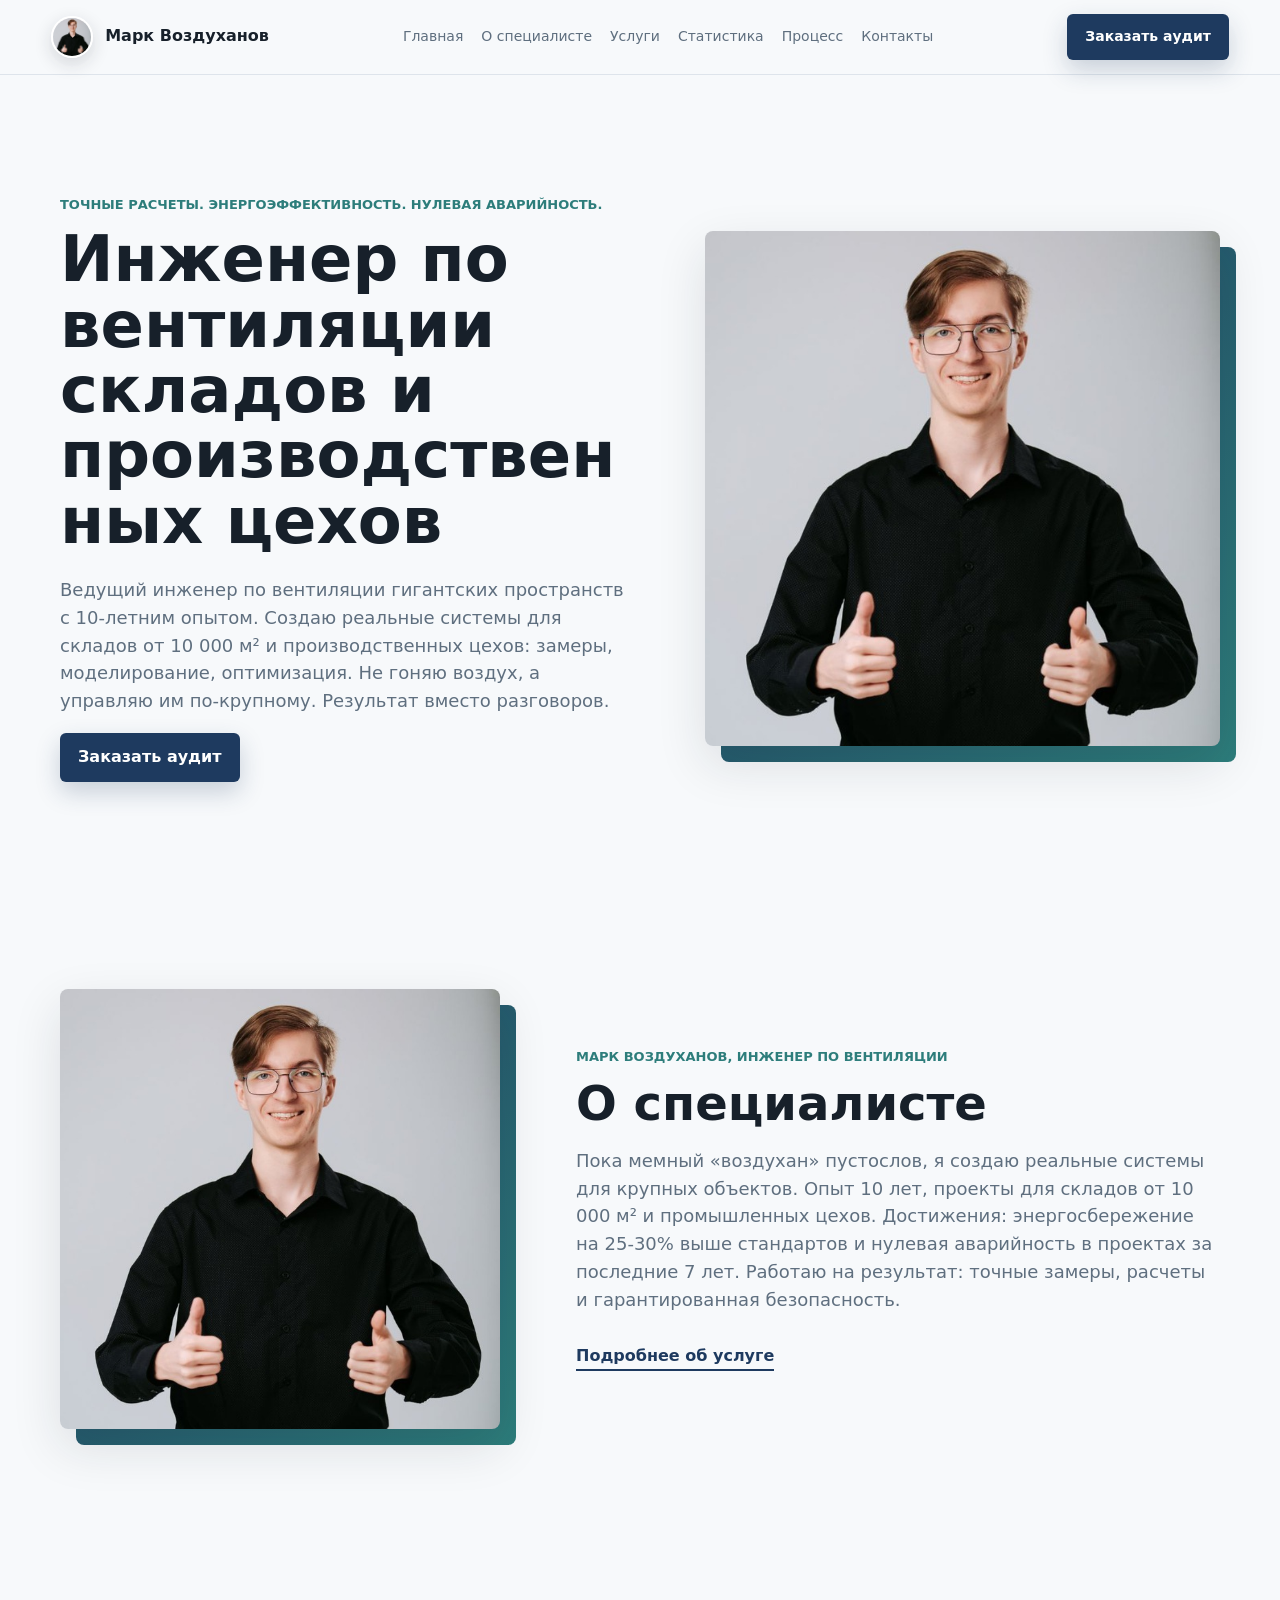
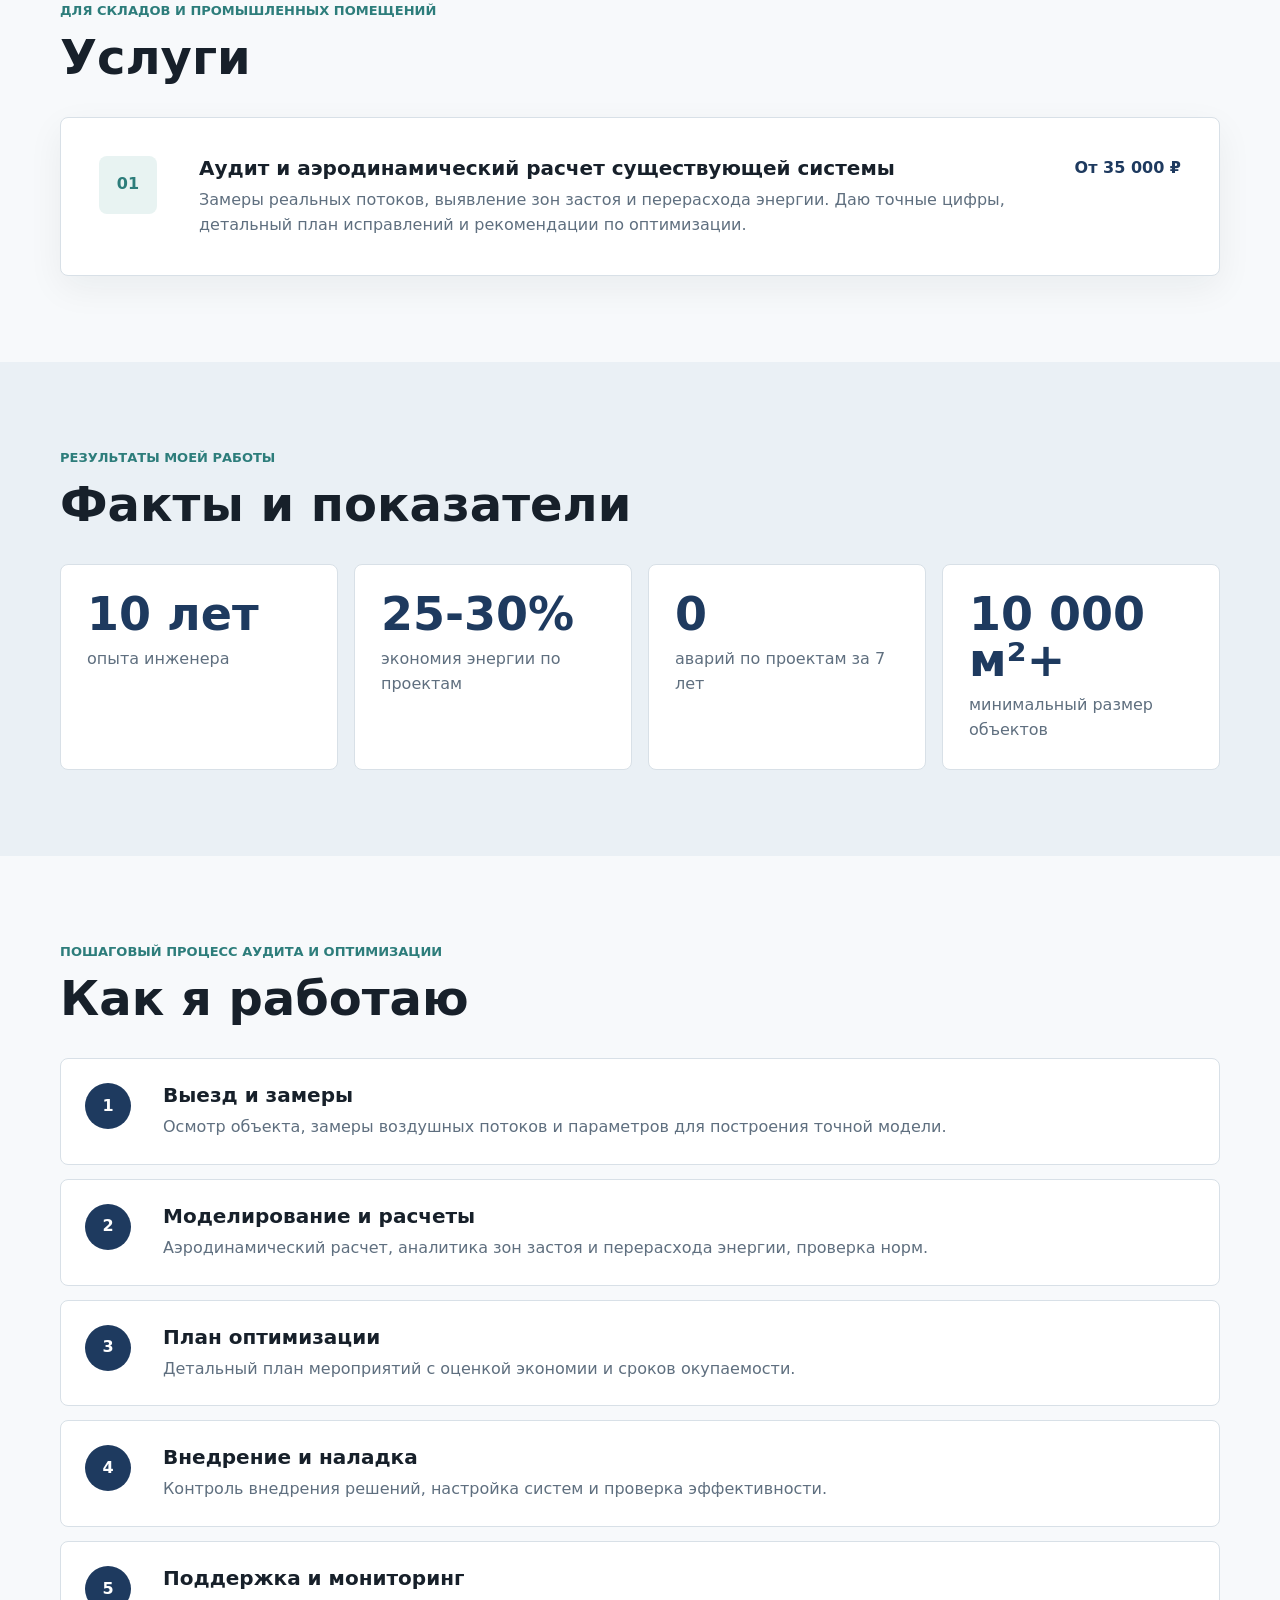
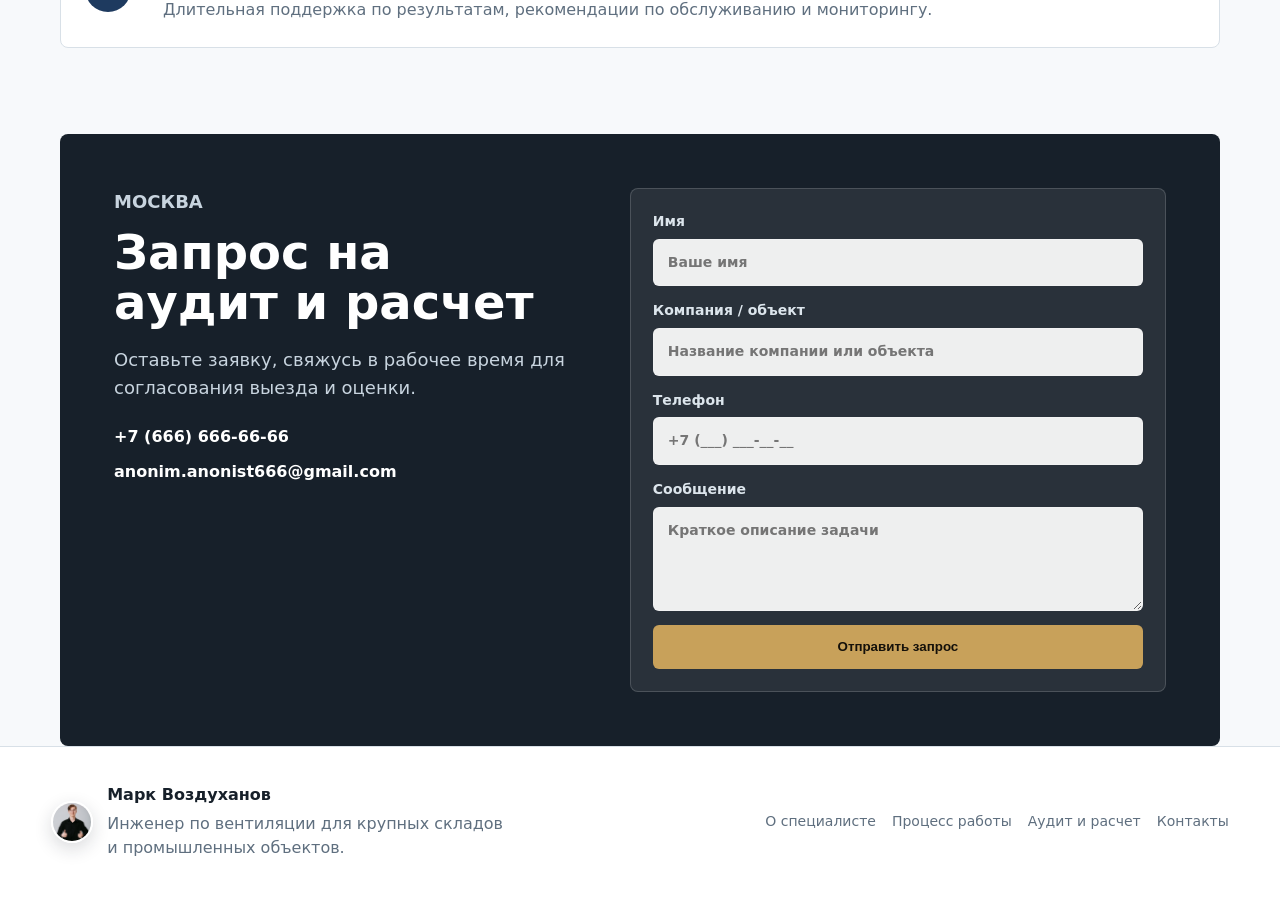
<file: index.html>
<!doctype html>
<html lang="ru">
  <head>
    <meta charset="UTF-8" />
    <meta name="viewport" content="width=device-width, initial-scale=1.0" />
    <meta http-equiv="refresh" content="0; url=mark_vozduh/" />
    <title>Марк Воздуханов</title>
    <link rel="canonical" href="mark_vozduh/" />
  </head>
  <body>
    <p><a href="mark_vozduh/">Открыть сайт Марка Воздуханова</a></p>
  </body>
</html>
</file>
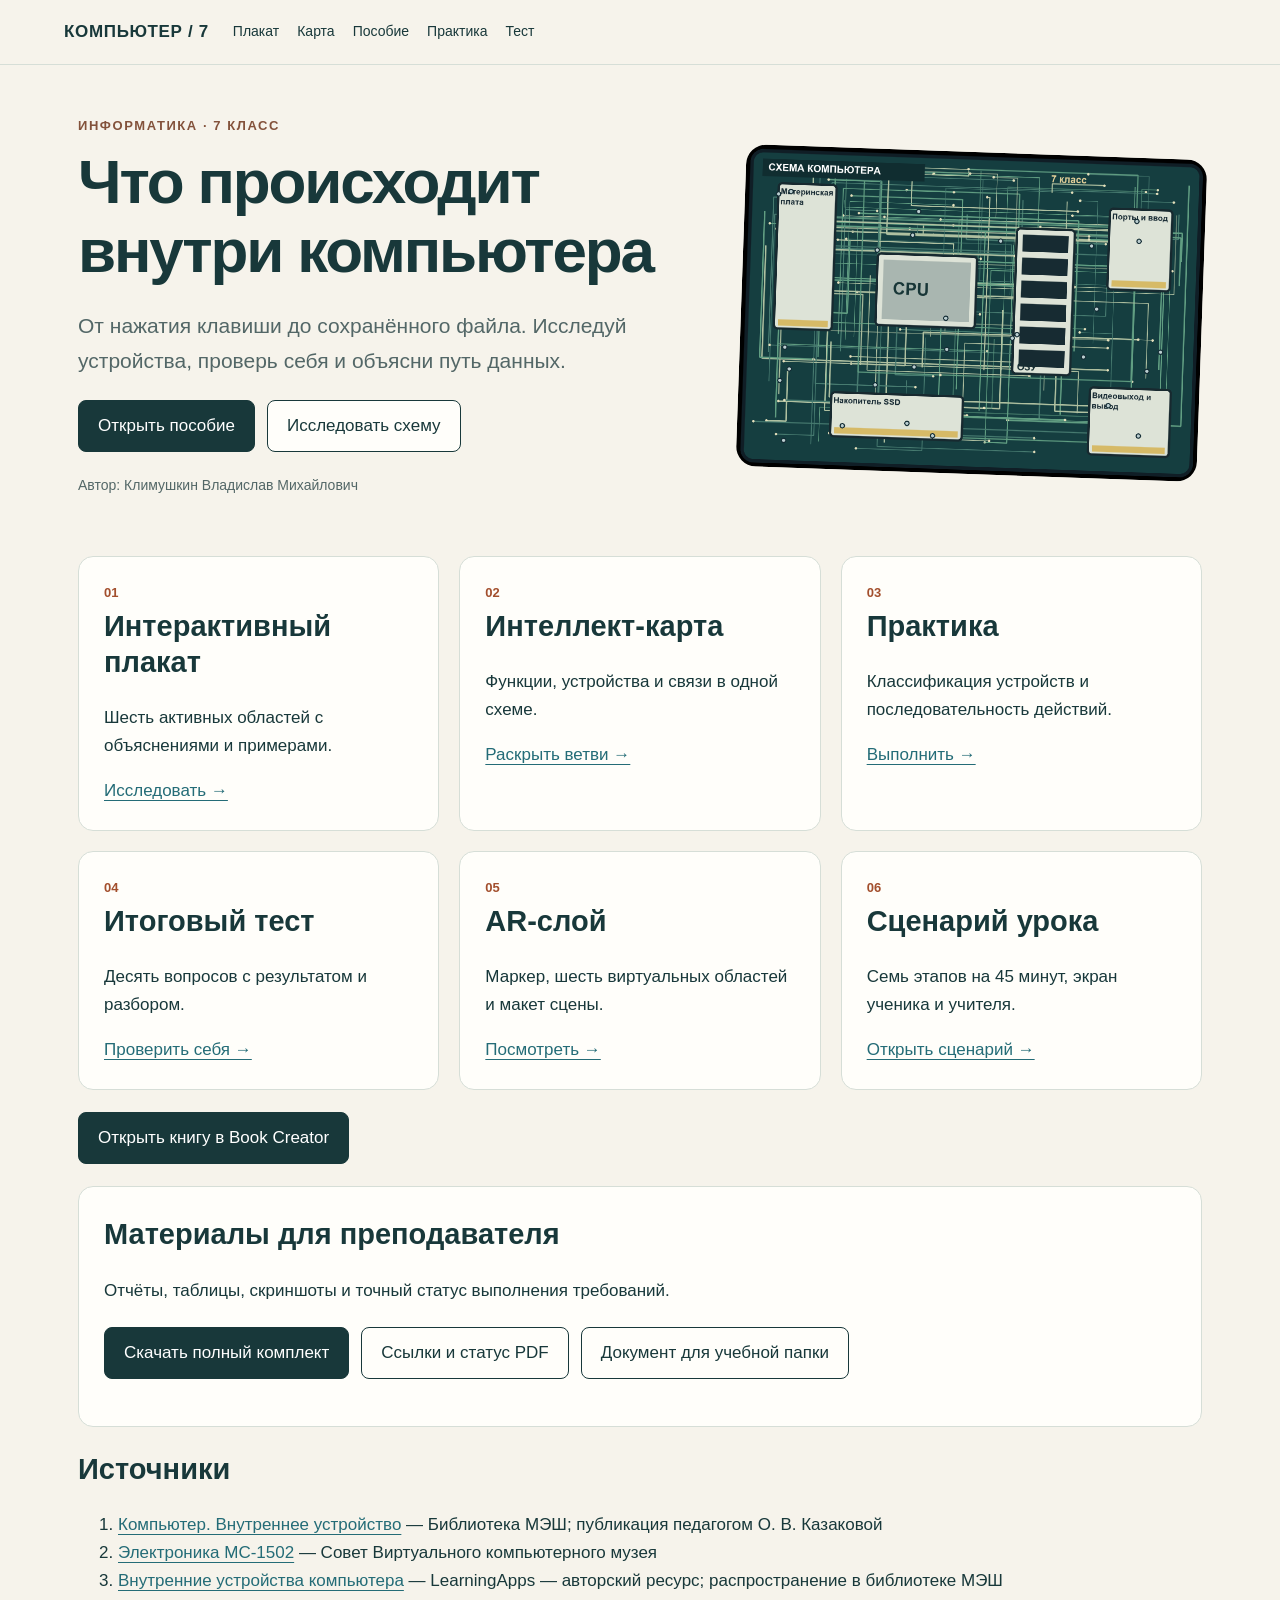
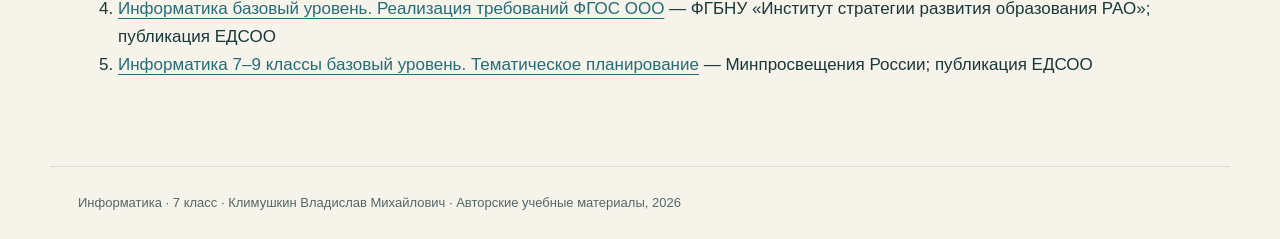
<file: informatika-7/index.html>
<!doctype html><html lang="ru"><head><meta charset="utf-8"><meta name="viewport" content="width=device-width,initial-scale=1"><title>Устройство компьютера</title><link rel="stylesheet" href="style.css"></head><body><header><a class="brand" href="index.html">КОМПЬЮТЕР / 7</a><nav><a href="poster.html">Плакат</a><a href="mindmap.html">Карта</a><a href="book.html">Пособие</a><a href="practice.html">Практика</a><a href="quiz.html">Тест</a></nav></header><main><section class="hero"><div><div class="eyebrow">Информатика · 7 класс</div><h1>Что происходит<br>внутри компьютера</h1><p class="lead">От нажатия клавиши до сохранённого файла. Исследуй устройства, проверь себя и объясни путь данных.</p><div class="actions"><a class="btn primary" href="book.html">Открыть пособие</a><a class="btn" href="poster.html">Исследовать схему</a></div><p class="muted">Автор: Климушкин Владислав Михайлович</p></div><img src="assets/computer.png" alt="Авторская схема компонентов компьютера"></section><div class="grid"><article class="card"><div class="number">01</div><h2>Интерактивный плакат</h2><p>Шесть активных областей с объяснениями и примерами.</p><a href="poster.html">Исследовать →</a></article><article class="card"><div class="number">02</div><h2>Интеллект-карта</h2><p>Функции, устройства и связи в одной схеме.</p><a href="mindmap.html">Раскрыть ветви →</a></article><article class="card"><div class="number">03</div><h2>Практика</h2><p>Классификация устройств и последовательность действий.</p><a href="practice.html">Выполнить →</a></article><article class="card"><div class="number">04</div><h2>Итоговый тест</h2><p>Десять вопросов с результатом и разбором.</p><a href="quiz.html">Проверить себя →</a></article><article class="card"><div class="number">05</div><h2>AR-слой</h2><p>Маркер, шесть виртуальных областей и макет сцены.</p><a href="ar.html">Посмотреть →</a></article><article class="card"><div class="number">06</div><h2>Сценарий урока</h2><p>Семь этапов на 45 минут, экран ученика и учителя.</p><a href="lesson.html">Открыть сценарий →</a></article></div><div class="actions"><a class="btn primary" href="https://read.bookcreator.com/eMXRCV8KSFMP0455McJvIWIfDP53/Sbpr2ozJTZmqWQmHOacHJg" target="_blank">Открыть книгу в Book Creator</a></div><section class="card"><h2>Материалы для преподавателя</h2><p>Отчёты, таблицы, скриншоты и точный статус выполнения требований.</p><div class="actions"><a class="btn primary" href="https://mamlik.github.io/informatika-7/downloads/Комплект_Климушкин.zip">Скачать полный комплект</a><a class="btn" href="https://mamlik.github.io/informatika-7/downloads/Ссылки_и_статус_для_сдачи.pdf">Ссылки и статус PDF</a><a class="btn" href="https://mamlik.github.io/informatika-7/downloads/Ссылки_и_статус_для_сдачи.docx">Документ для учебной папки</a></div></section><h2>Источники</h2><ol><li><a target="_blank" rel="noopener" href="https://uchebnik.mos.ru/material/d1edd06b-8c64-4914-815c-e61ab07e7d8a">Компьютер. Внутреннее устройство</a> — Библиотека МЭШ; публикация педагогом О. В. Казаковой</li><li><a target="_blank" rel="noopener" href="https://www.computer-museum.ru/articles/personalnye-evm/970/">Электроника МС-1502</a> — Совет Виртуального компьютерного музея</li><li><a target="_blank" rel="noopener" href="https://uchebnik.mos.ru/material/b50f7b33-bb26-472c-9ae6-2cc9824aeac9">Внутренние устройства компьютера</a> — LearningApps — авторский ресурс; распространение в библиотеке МЭШ</li><li><a target="_blank" rel="noopener" href="https://edsoo.ru/wp-content/uploads/2023/08/ИНФОРМАТИКА-базовый-уровень.-Реализация-требований-ФГОС-ООО.pdf">Информатика базовый уровень. Реализация требований ФГОС ООО</a> — ФГБНУ «Институт стратегии развития образования РАО»; публикация ЕДСОО</li><li><a target="_blank" rel="noopener" href="https://edsoo.ru/wp-content/uploads/2025/07/2025_ooo_frp_informatika-7-9_baza.pdf">Информатика 7–9 классы базовый уровень. Тематическое планирование</a> — Минпросвещения России; публикация ЕДСОО</li></ol></main><footer>Информатика · 7 класс · Климушкин Владислав Михайлович · Авторские учебные материалы, 2026</footer></body></html>
</file>
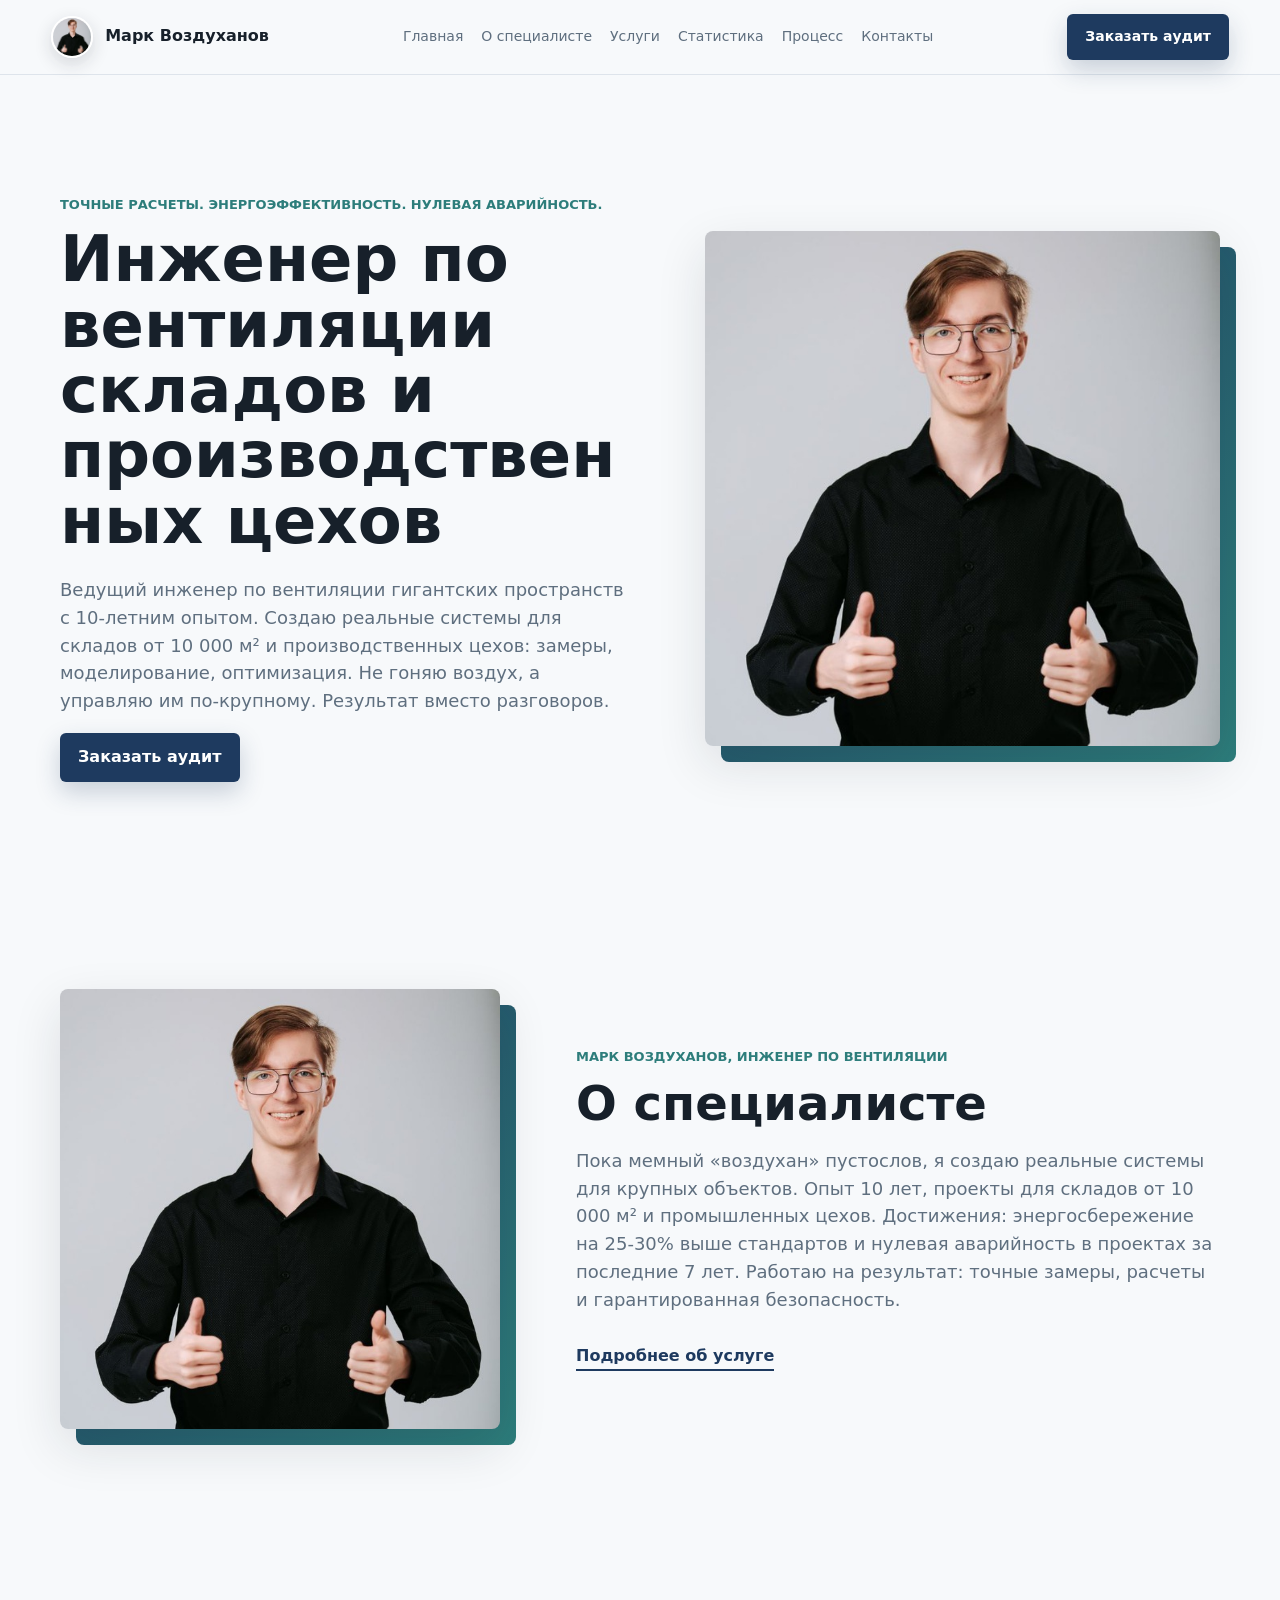
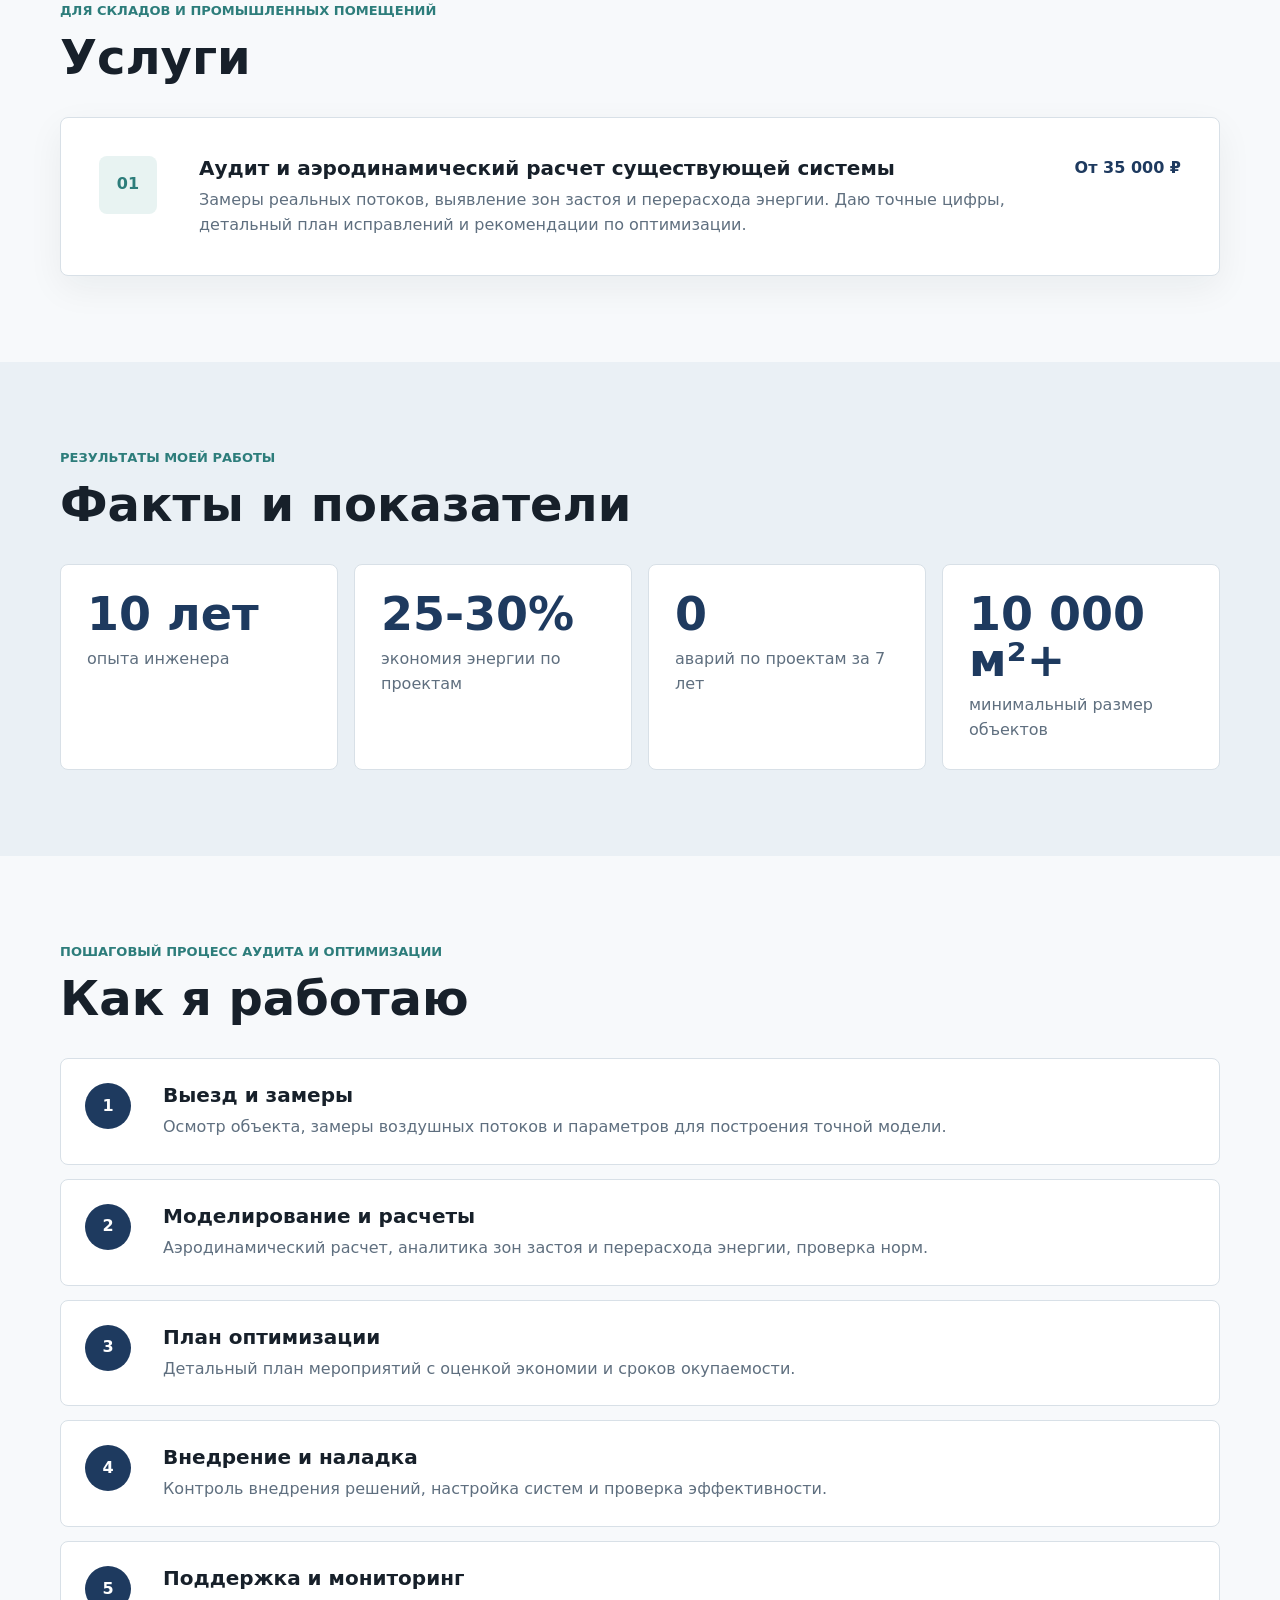
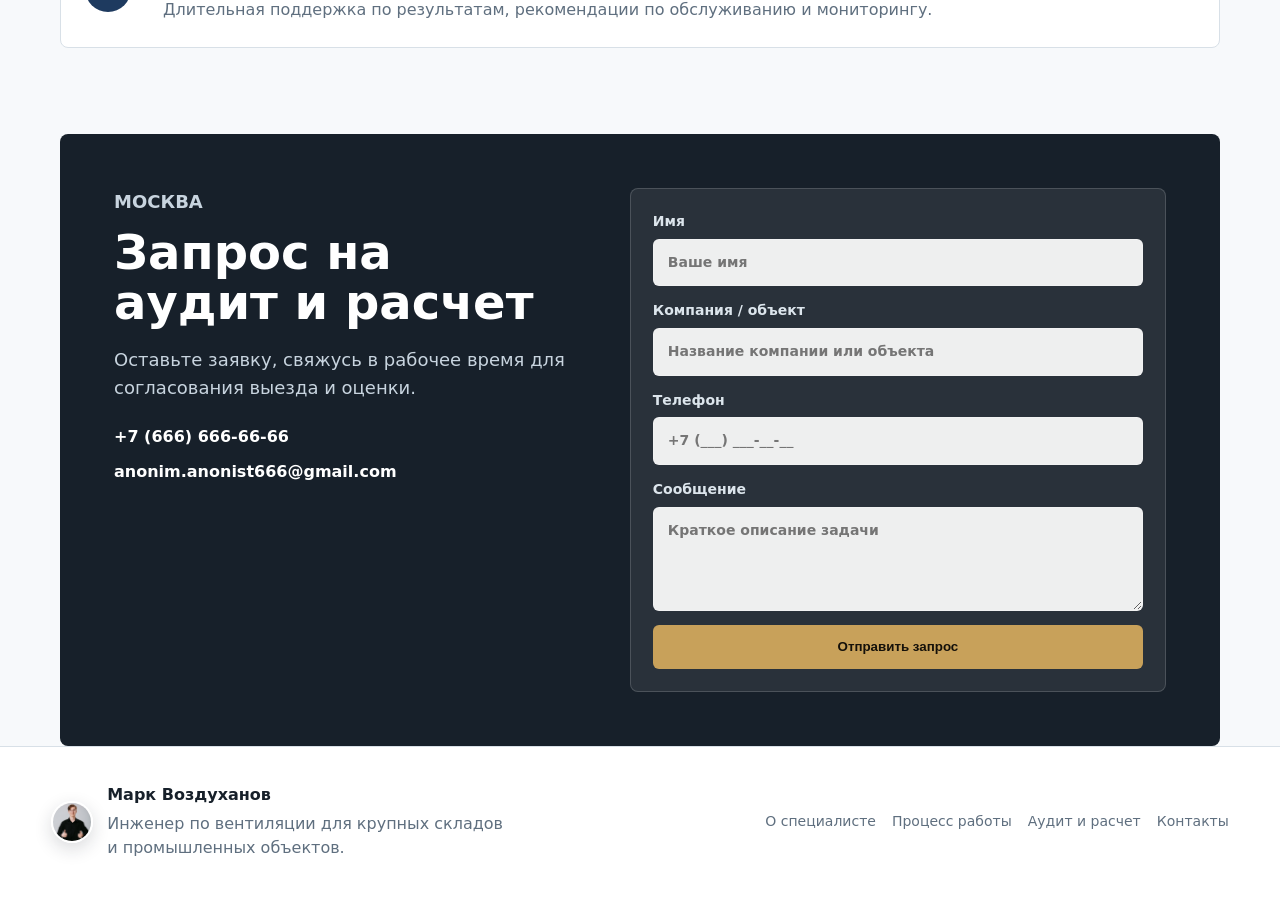
<file: mark_vozduh/index.html>
<!doctype html>
<html lang="ru">
  <head>
    <meta charset="UTF-8" />
    <meta name="viewport" content="width=device-width, initial-scale=1.0" />
    <title>Марк Воздуханов</title>
    <meta
      name="description"
      content="Ведущий инженер по вентиляции гигантских пространств, опыт 10 лет. Марк Воздуханов создает реальные системы для складов и производственных цехов."
    />
    <meta property="og:type" content="website" />
    <meta property="og:title" content="Марк Воздуханов" />
    <meta
      property="og:description"
      content="Точные расчеты, энергоэффективность и нулевая аварийность для складов от 10 000 м² и производственных цехов."
    />
    <meta property="og:image" content="images/mark-vozduhanov.jpg" />
    <link rel="stylesheet" href="styles.css" />
  </head>
  <body>
    <header class="site-header">
      <a class="brand" href="#home" aria-label="Марк Воздуханов">
        <img src="images/mark-vozduhanov.jpg" alt="Портрет Марка Воздуханова" />
        <span>Марк Воздуханов</span>
      </a>
      <nav class="nav" aria-label="Основное меню">
        <a href="#home">Главная</a>
        <a href="#about">О специалисте</a>
        <a href="#services">Услуги</a>
        <a href="#stats">Статистика</a>
        <a href="#process">Процесс</a>
        <a href="#contact">Контакты</a>
      </nav>
      <a class="header-cta" href="#contact">Заказать аудит</a>
    </header>

    <main>
      <section class="hero section" id="home">
        <div class="hero-copy">
          <p class="eyebrow">Точные расчеты. Энергоэффективность. Нулевая аварийность.</p>
          <h1>Инженер по вентиляции складов и производственных цехов</h1>
          <p>
            Ведущий инженер по вентиляции гигантских пространств с 10-летним опытом.
            Создаю реальные системы для складов от 10 000 м² и производственных цехов:
            замеры, моделирование, оптимизация. Не гоняю воздух, а управляю им по-крупному.
            Результат вместо разговоров.
          </p>
          <a class="button" href="#contact">Заказать аудит</a>
        </div>
        <div class="hero-media">
          <img src="images/mark-vozduhanov.jpg" alt="Портрет Марка Воздуханова" />
        </div>
      </section>

      <section class="about section" id="about">
        <div class="portrait-panel">
          <img src="images/mark-vozduhanov.jpg" alt="Марк Воздуханов" />
        </div>
        <div>
          <p class="eyebrow">Марк Воздуханов, инженер по вентиляции</p>
          <h2>О специалисте</h2>
          <p>
            Пока мемный «воздухан» пустослов, я создаю реальные системы для крупных
            объектов. Опыт 10 лет, проекты для складов от 10 000 м² и промышленных цехов.
            Достижения: энергосбережение на 25-30% выше стандартов и нулевая аварийность
            в проектах за последние 7 лет. Работаю на результат: точные замеры, расчеты
            и гарантированная безопасность.
          </p>
          <a class="text-link" href="#services">Подробнее об услуге</a>
        </div>
      </section>

      <section class="section" id="services">
        <div class="section-heading">
          <p class="eyebrow">Для складов и промышленных помещений</p>
          <h2>Услуги</h2>
        </div>
        <div class="service-card">
          <div class="service-icon" aria-hidden="true">01</div>
          <div>
            <h3>Аудит и аэродинамический расчет существующей системы</h3>
            <p>
              Замеры реальных потоков, выявление зон застоя и перерасхода энергии.
              Даю точные цифры, детальный план исправлений и рекомендации по оптимизации.
            </p>
          </div>
          <strong>От 35 000 ₽</strong>
        </div>
      </section>

      <section class="section stats-section" id="stats">
        <div class="section-heading">
          <p class="eyebrow">Результаты моей работы</p>
          <h2>Факты и показатели</h2>
        </div>
        <div class="stats-grid">
          <article><strong>10 лет</strong><span>опыта инженера</span></article>
          <article><strong>25-30%</strong><span>экономия энергии по проектам</span></article>
          <article><strong>0</strong><span>аварий по проектам за 7 лет</span></article>
          <article><strong>10 000 м²+</strong><span>минимальный размер объектов</span></article>
        </div>
      </section>

      <section class="section" id="process">
        <div class="section-heading">
          <p class="eyebrow">Пошаговый процесс аудита и оптимизации</p>
          <h2>Как я работаю</h2>
        </div>
        <ol class="process-list">
          <li>
            <span>1</span>
            <div><h3>Выезд и замеры</h3><p>Осмотр объекта, замеры воздушных потоков и параметров для построения точной модели.</p></div>
          </li>
          <li>
            <span>2</span>
            <div><h3>Моделирование и расчеты</h3><p>Аэродинамический расчет, аналитика зон застоя и перерасхода энергии, проверка норм.</p></div>
          </li>
          <li>
            <span>3</span>
            <div><h3>План оптимизации</h3><p>Детальный план мероприятий с оценкой экономии и сроков окупаемости.</p></div>
          </li>
          <li>
            <span>4</span>
            <div><h3>Внедрение и наладка</h3><p>Контроль внедрения решений, настройка систем и проверка эффективности.</p></div>
          </li>
          <li>
            <span>5</span>
            <div><h3>Поддержка и мониторинг</h3><p>Длительная поддержка по результатам, рекомендации по обслуживанию и мониторингу.</p></div>
          </li>
        </ol>
      </section>

      <section class="contact-band section" id="contact">
        <div>
          <p class="eyebrow">Москва</p>
          <h2>Запрос на аудит и расчет</h2>
          <p>Оставьте заявку, свяжусь в рабочее время для согласования выезда и оценки.</p>
          <div class="contact-links">
            <a href="tel:+76666666666">+7 (666) 666-66-66</a>
            <a href="mailto:anonim.anonist666@gmail.com">anonim.anonist666@gmail.com</a>
          </div>
        </div>
        <form class="contact-form">
          <label>Имя<input type="text" placeholder="Ваше имя" /></label>
          <label>Компания / объект<input type="text" placeholder="Название компании или объекта" /></label>
          <label>Телефон<input type="tel" placeholder="+7 (___) ___-__-__" /></label>
          <label>Сообщение<textarea placeholder="Краткое описание задачи"></textarea></label>
          <button type="button">Отправить запрос</button>
        </form>
      </section>
    </main>

    <footer class="footer">
      <div class="footer-brand">
        <img src="images/mark-vozduhanov.jpg" alt="Портрет Марка Воздуханова" />
        <div>
          <strong>Марк Воздуханов</strong>
          <p>Инженер по вентиляции для крупных складов и промышленных объектов.</p>
        </div>
      </div>
      <div class="footer-links">
        <a href="#about">О специалисте</a>
        <a href="#process">Процесс работы</a>
        <a href="#services">Аудит и расчет</a>
        <a href="#contact">Контакты</a>
      </div>
    </footer>
  </body>
</html>
</file>
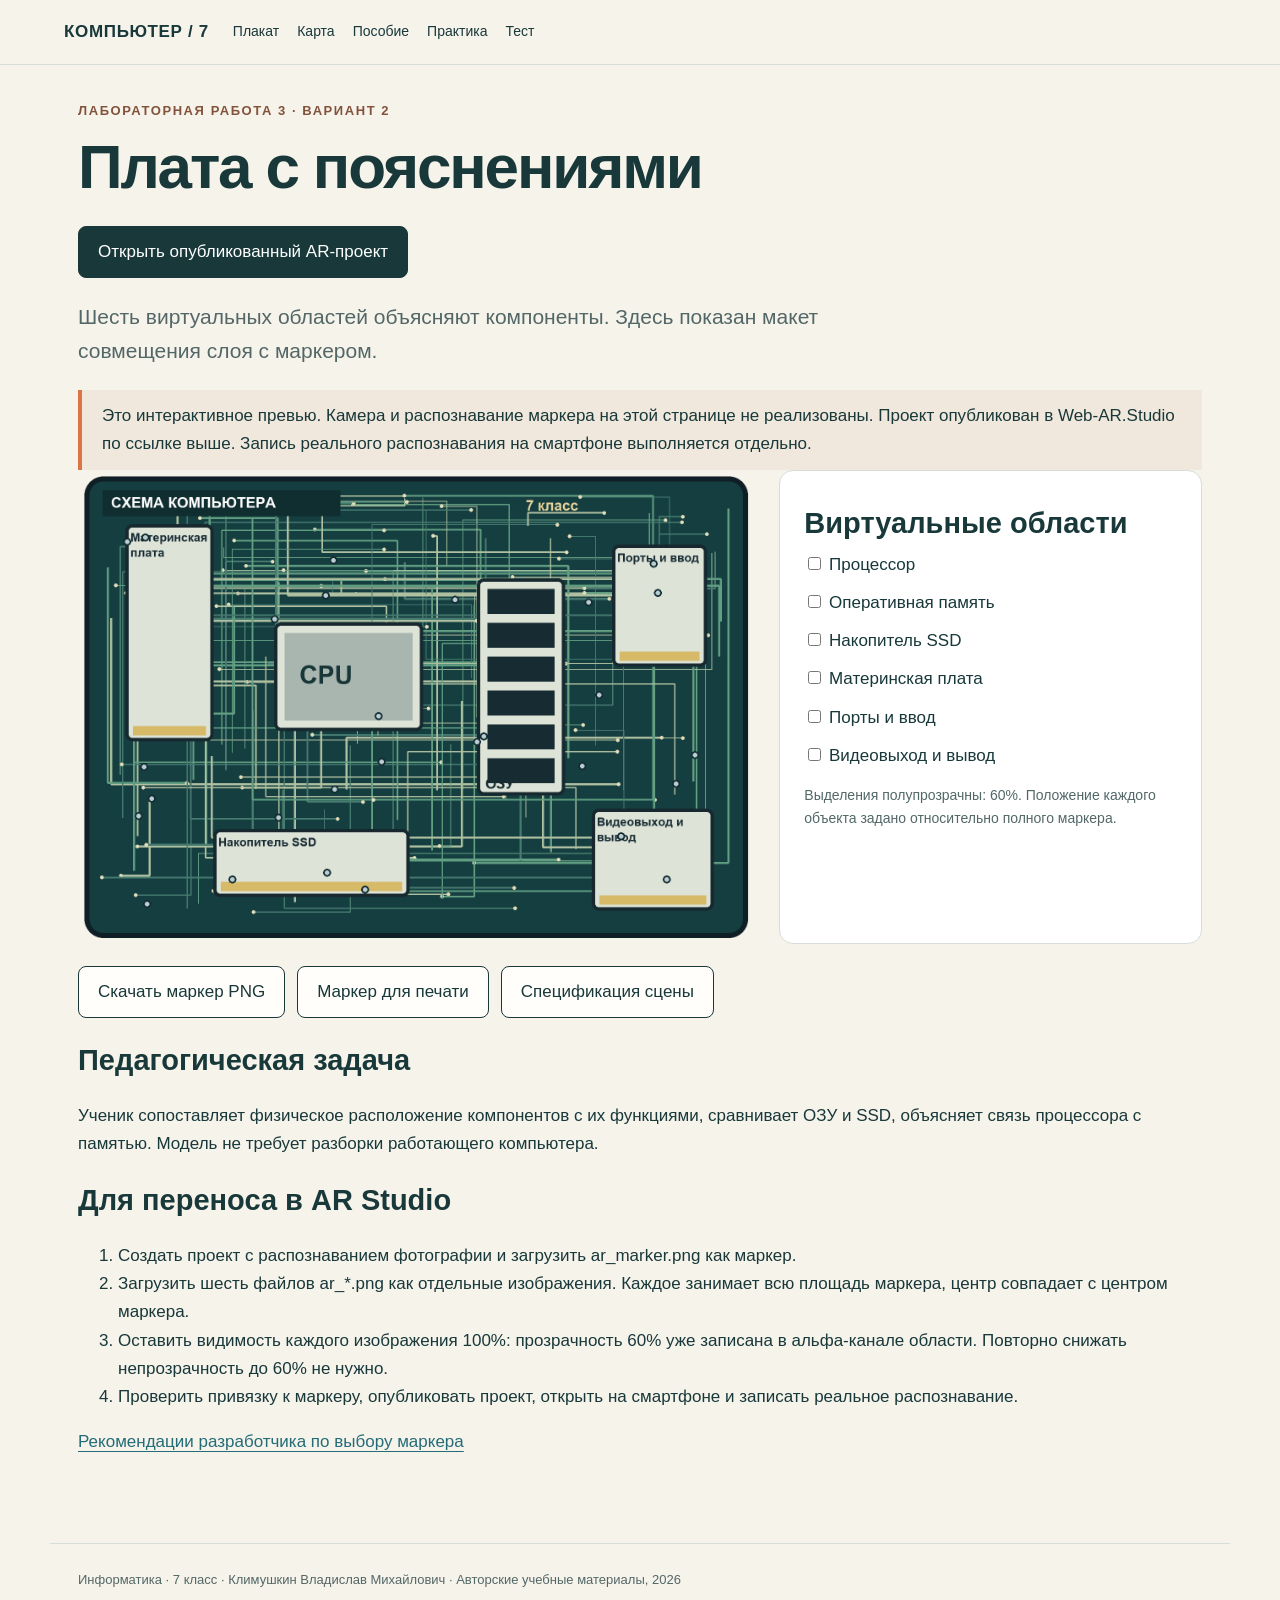
<file: informatika-7/ar.html>
<!doctype html><html lang="ru"><head><meta charset="utf-8"><meta name="viewport" content="width=device-width,initial-scale=1"><title>Макет информационного слоя AR</title><link rel="stylesheet" href="style.css"></head><body><header><a class="brand" href="index.html">КОМПЬЮТЕР / 7</a><nav><a href="poster.html">Плакат</a><a href="mindmap.html">Карта</a><a href="book.html">Пособие</a><a href="practice.html">Практика</a><a href="quiz.html">Тест</a></nav></header><main><div class="eyebrow">Лабораторная работа 3 · Вариант 2</div><h1>Плата с пояснениями</h1><div class="actions"><a class="btn primary" href="https://projects.web-ar.studio/2d6cedd91f" target="_blank">Открыть опубликованный AR-проект</a></div><p class="lead">Шесть виртуальных областей объясняют компоненты. Здесь показан макет совмещения слоя с маркером.</p><div class="notice">Это интерактивное превью. Камера и распознавание маркера на этой странице не реализованы. Проект опубликован в Web-AR.Studio по ссылке выше. Запись реального распознавания на смартфоне выполняется отдельно.</div><div class="layout"><div class="board"><img src="assets/ar_marker.png" alt="Маркер материнской платы"><img class="layer" id="layer-cpu" src="assets/ar_cpu.png" alt="Выделение Процессор" hidden><img class="layer" id="layer-ram" src="assets/ar_ram.png" alt="Выделение Оперативная память" hidden><img class="layer" id="layer-ssd" src="assets/ar_ssd.png" alt="Выделение Накопитель SSD" hidden><img class="layer" id="layer-board" src="assets/ar_board.png" alt="Выделение Материнская плата" hidden><img class="layer" id="layer-input" src="assets/ar_input.png" alt="Выделение Порты и ввод" hidden><img class="layer" id="layer-output" src="assets/ar_output.png" alt="Выделение Видеовыход и вывод" hidden></div><div class="panel"><h2>Виртуальные области</h2><label style="display:block;margin:10px 0"><input type="checkbox" data-layer="cpu"> Процессор</label><label style="display:block;margin:10px 0"><input type="checkbox" data-layer="ram"> Оперативная память</label><label style="display:block;margin:10px 0"><input type="checkbox" data-layer="ssd"> Накопитель SSD</label><label style="display:block;margin:10px 0"><input type="checkbox" data-layer="board"> Материнская плата</label><label style="display:block;margin:10px 0"><input type="checkbox" data-layer="input"> Порты и ввод</label><label style="display:block;margin:10px 0"><input type="checkbox" data-layer="output"> Видеовыход и вывод</label><p class="muted">Выделения полупрозрачны: 60%. Положение каждого объекта задано относительно полного маркера.</p></div></div><div class="actions"><a class="btn" href="assets/ar_marker.png" download>Скачать маркер PNG</a><a class="btn" href="assets/AR_маркер_для_печати.pdf" target="_blank">Маркер для печати</a><a class="btn" href="assets/ar_scene_spec.json" download>Спецификация сцены</a></div><h2>Педагогическая задача</h2><p>Ученик сопоставляет физическое расположение компонентов с их функциями, сравнивает ОЗУ и SSD, объясняет связь процессора с памятью. Модель не требует разборки работающего компьютера.</p><h2>Для переноса в AR Studio</h2><ol><li>Создать проект с распознаванием фотографии и загрузить ar_marker.png как маркер.</li><li>Загрузить шесть файлов ar_*.png как отдельные изображения. Каждое занимает всю площадь маркера, центр совпадает с центром маркера.</li><li>Оставить видимость каждого изображения 100%: прозрачность 60% уже записана в альфа-канале области. Повторно снижать непрозрачность до 60% не нужно.</li><li>Проверить привязку к маркеру, опубликовать проект, открыть на смартфоне и записать реальное распознавание.</li></ol><p><a href="https://web-ar.studio/en/blog/articles/image-tracking-tips/" target="_blank">Рекомендации разработчика по выбору маркера</a></p></main><footer>Информатика · 7 класс · Климушкин Владислав Михайлович · Авторские учебные материалы, 2026</footer><script>document.querySelectorAll("[data-layer]").forEach(x=>x.onchange=()=>document.getElementById("layer-"+x.dataset.layer).hidden=!x.checked);</script></body></html>
</file>
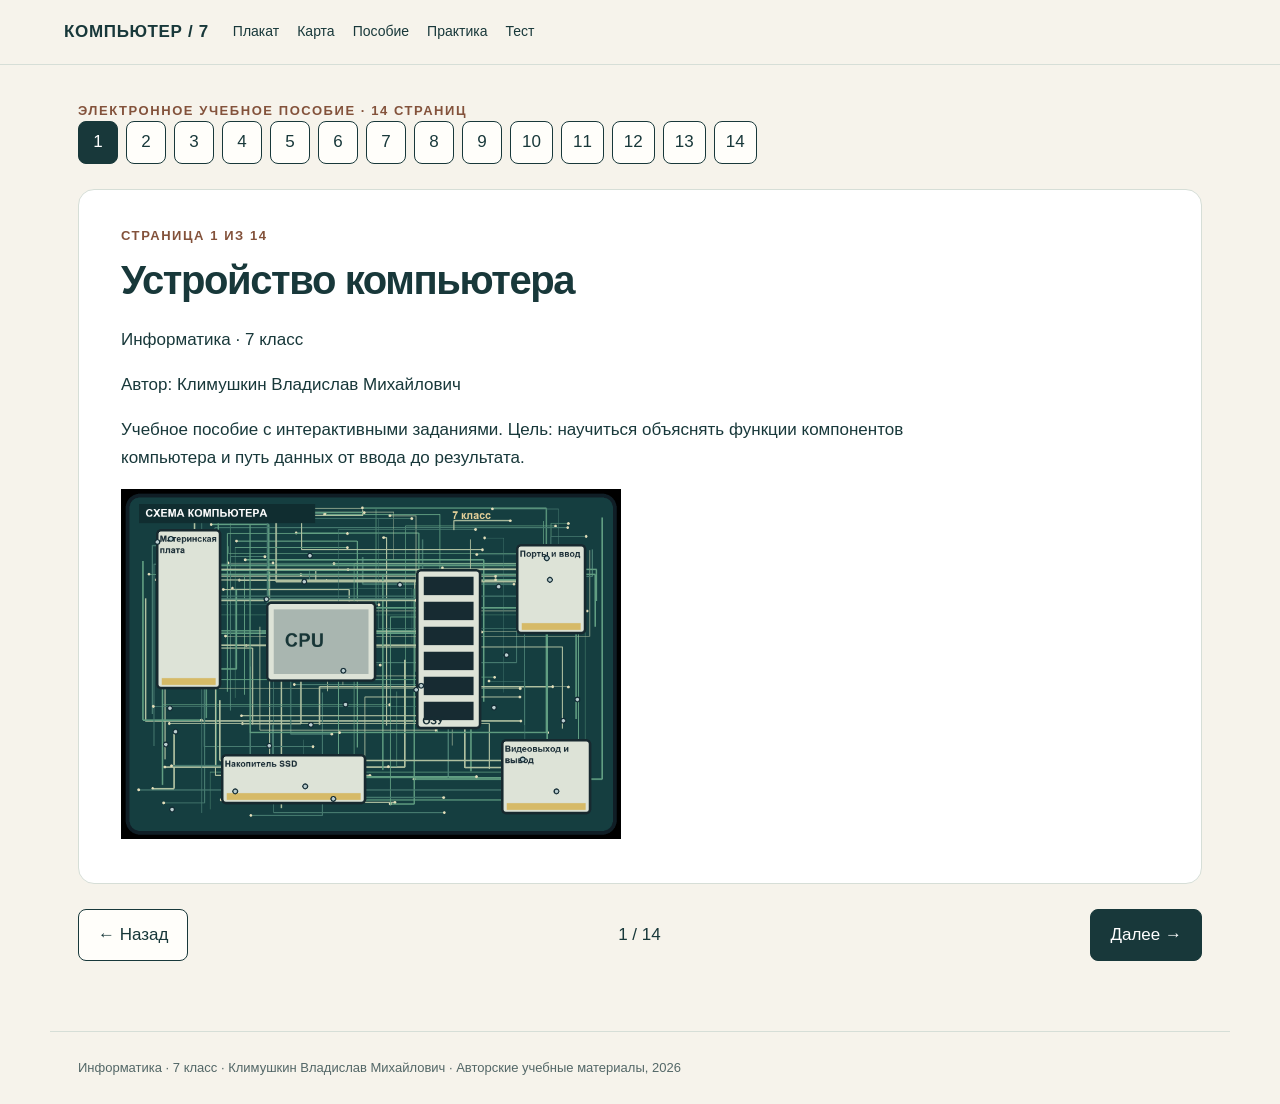
<file: informatika-7/book.html>
<!doctype html><html lang="ru"><head><meta charset="utf-8"><meta name="viewport" content="width=device-width,initial-scale=1"><title>Электронное учебное пособие</title><link rel="stylesheet" href="style.css"></head><body><header><a class="brand" href="index.html">КОМПЬЮТЕР / 7</a><nav><a href="poster.html">Плакат</a><a href="mindmap.html">Карта</a><a href="book.html">Пособие</a><a href="practice.html">Практика</a><a href="quiz.html">Тест</a></nav></header><main><div class="eyebrow">Электронное учебное пособие · 14 страниц</div><div class="route"><button data-page="1">1</button><button data-page="2">2</button><button data-page="3">3</button><button data-page="4">4</button><button data-page="5">5</button><button data-page="6">6</button><button data-page="7">7</button><button data-page="8">8</button><button data-page="9">9</button><button data-page="10">10</button><button data-page="11">11</button><button data-page="12">12</button><button data-page="13">13</button><button data-page="14">14</button></div><article class="page" id="page1" data-n="1" hidden><div class="eyebrow">Страница 1 из 14</div><h1>Устройство компьютера</h1><p>Информатика · 7 класс</p><p>Автор: Климушкин Владислав Михайлович</p><p>Учебное пособие с интерактивными заданиями. Цель: научиться объяснять функции компонентов компьютера и путь данных от ввода до результата.</p><img src="assets/computer.png" alt="Компоненты компьютера"></article><article class="page" id="page2" data-n="2" hidden><div class="eyebrow">Страница 2 из 14</div><h1>Оглавление и маршрут</h1><p>1. Обложка</p><p>2. Оглавление</p><p>3. Условные обозначения и приветствие</p><p>4. Четыре функции</p><p>5. Процессор</p><p>6. Два вида памяти</p><p>7. Ввод и вывод</p><p>8. Внутри системного блока</p><p>9. Путь данных</p><p>10. Практика</p><p>11. Учебный кейс</p><p>12. Итоговый тест</p><p>13. Выводы и обратная связь</p><p>14. Источники</p><div class="route"><button data-page="3">3. Как работать с пособием</button><button data-page="4">4. Четыре основные функции</button><button data-page="5">5. Процессор выполняет команды</button><button data-page="6">6. ОЗУ и накопитель</button><button data-page="7">7. Устройства ввода и вывода</button><button data-page="8">8. Внутри системного блока</button><button data-page="9">9. Как движутся данные</button><button data-page="10">10. Практика без подсказок</button><button data-page="11">11. Кейс для выбора конфигурации</button><button data-page="12">12. Итоговый тест</button><button data-page="13">13. Выводы и обратная связь</button><button data-page="14">14. Источники и авторство</button></div></article><article class="page" id="page3" data-n="3" hidden><div class="eyebrow">Страница 3 из 14</div><h1>Как работать с пособием</h1><p>Здравствуйте! Я предлагаю разобраться, что происходит внутри компьютера, когда мы печатаем, считаем и сохраняем файл.</p><p>ЧИТАЙ — короткое объяснение. ИССЛЕДУЙ — нажми на элемент схемы. СЛУШАЙ — включи аудио. СМОТРИ — запусти видео. ПРОВЕРЬ — выполни задание и прочитай объяснение.</p><p>Двигайся по страницам по порядку. После двух-трёх экранных заданий переключись на устную или бумажную работу. Если задание трудно, вернись к схеме.</p></article><article class="page" id="page4" data-n="4" hidden><div class="eyebrow">Страница 4 из 14</div><h1>Четыре основные функции</h1><p>Компьютер принимает данные, обрабатывает их по программе, хранит данные и представляет результат. Эти функции выполняют разные устройства.</p><p>Пример: клавиатура вводит числа, процессор выполняет вычисление, память хранит рабочие данные, монитор показывает результат.</p><p>Исследуй плакат и назови по одному устройству для каждой функции. Материнская плата соединяет компоненты: её назначение шире, чем одна из четырёх учебных категорий.</p><img src="assets/computer.png" alt="Учебная схема"><div class="actions"><a class="btn" href="poster.html" target="_blank">Открыть интерактивный плакат</a></div></article><article class="page" id="page5" data-n="5" hidden><div class="eyebrow">Страница 5 из 14</div><h1>Процессор выполняет команды</h1><p>Процессор выполняет команды программы. Он производит арифметические и логические операции и управляет вычислениями.</p><p>Чтобы вычислить 2 + 3, нужно получить данные и команды, выполнить операцию и передать результат. Процессор обращается к памяти во время работы.</p><p>Частота — только одна из характеристик. Сравнивать компьютеры по одной частоте некорректно: значение имеют архитектура, число ядер, память и задача.</p><p>Проверь себя: кто хранит фотографию после выключения — процессор или накопитель? Ответ: накопитель.</p></article><article class="page" id="page6" data-n="6" hidden><div class="eyebrow">Страница 6 из 14</div><h1>ОЗУ и накопитель</h1><p>Оперативная память хранит команды и данные текущей работы. В обычном ПК она энергозависима. Накопитель хранит программы и сохранённые файлы долговременно.</p><p>Открытый документ участвует в работе программы через ОЗУ. Команда «Сохранить» записывает файл на накопитель. При выключении без сохранения последние изменения могут исчезнуть.</p><p>Аналогия: ОЗУ — рабочий стол, накопитель — шкаф для сохранённых материалов. Аналогия помогает понять назначение, но не описывает физическое устройство памяти.</p><table><tr><th>Признак</th><th>ОЗУ</th><th>Накопитель</th></tr><tr><td>Назначение</td><td>Текущая работа</td><td>Долговременное хранение</td></tr><tr><td>Без питания</td><td>Данные обычно теряются</td><td>Сохранённые файлы остаются</td></tr></table></article><article class="page" id="page7" data-n="7" hidden><div class="eyebrow">Страница 7 из 14</div><h1>Устройства ввода и вывода</h1><p>Ввод: клавиатура, мышь, микрофон, сканер, камера. Вывод: монитор, принтер, колонки, проектор.</p><p>Сенсорный экран совмещает две функции: выводит изображение и принимает касания. МФУ объединяет несколько устройств: сканер вводит изображение, принтер выводит его на бумагу.</p><p>Не путай устройство и интерфейс. USB — способ подключения; к нему подключают и клавиатуру, и накопитель. По одному разъёму нельзя определить учебную функцию устройства.</p></article><article class="page" id="page8" data-n="8" hidden><div class="eyebrow">Страница 8 из 14</div><h1>Внутри системного блока</h1><p>Материнская плата соединяет процессор, оперативную память и другие компоненты. Блок питания подаёт электрическую энергию, система охлаждения отводит тепло.</p><p>Графический процессор подготавливает изображение; он может быть встроенным или отдельным. Накопитель хранит программы и файлы.</p><p>Не вскрывай подключённый к питанию корпус. Для изучения используй авторскую схему и виртуальный информационный слой. Эта схема учебная и не является монтажным чертежом конкретной платы.</p><div class="actions"><a class="btn" href="ar.html">Исследовать информационный слой</a></div></article><article class="page" id="page9" data-n="9" hidden><div class="eyebrow">Страница 9 из 14</div><h1>Как движутся данные</h1><p>Представим вычисление суммы. 1. Пользователь вводит 2 + 3. 2. Программа использует оперативную память для рабочих данных. 3. Процессор выполняет вычисление, обращаясь к памяти. 4. Монитор показывает 5. 5. По команде пользователя результат сохраняется на накопитель.</p><p>Реальный обмен сложнее и включает контроллеры, шины и кэш. Наша схема показывает основные роли устройств. Посмотри авторское видео и объясни каждый шаг своими словами.</p><video controls preload="metadata" src="assets/computer_video.mp4" poster="assets/computer.png"><track src="assets/subtitles.vtt" kind="subtitles" srclang="ru" label="Русские" default></video><audio controls src="assets/narration.m4a"></audio><a href="assets/Текст_озвучивания.txt">Читать текст озвучивания</a></article><article class="page" id="page10" data-n="10" hidden><div class="eyebrow">Страница 10 из 14</div><h1>Практика без подсказок</h1><p>Задание 1. Классифицируй семь устройств. Затем проверь ответ и прочитай объяснение.</p><p>Задание 2. Восстанови последовательность действий при вычислении.</p><p>Задание 3. Объясни ошибку: «Если купить большой SSD, оперативная память больше не нужна». Ожидаемый ответ: SSD хранит файлы, ОЗУ нужна для текущей работы; эти устройства имеют разные роли.</p><p>После проверки исправь ошибку и повтори попытку. Здесь можно пользоваться плакатом.</p><div class="actions"><a class="btn primary" href="practice.html" target="_blank">Выполнить задания</a><a class="btn" href="mindmap.html" target="_blank">Открыть интеллект-карту</a></div><a href="assets/Памятка_ученика.txt" download>Скачать памятку</a></article><article class="page" id="page11" data-n="11" hidden><div class="eyebrow">Страница 11 из 14</div><h1>Кейс для выбора конфигурации</h1><p>Учебные условия: цена и прочие характеристики одинаковы. A: 4 ГБ ОЗУ, SSD 128 ГБ. B: 8 ГБ ОЗУ, SSD 256 ГБ. Нужно работать с текстами и многими вкладками.</p><p>Выбери вариант и объясни две характеристики. Ожидаемый выбор — B: больше ОЗУ для одновременной работы программ и больше места для файлов. Это не обещание определённой скорости и не рекомендация покупки реальной модели.</p><p>Критерии: выбор связан с задачей — 1 балл; объяснение ОЗУ — 1; объяснение SSD — 1; указание ещё одной нужной характеристики — 1.</p><details class="card"><summary>Проверь аргументы</summary><p>ОЗУ помогает работать с несколькими программами, SSD хранит файлы. Для реального выбора нужны требования программ и другие характеристики.</p></details></article><article class="page" id="page12" data-n="12" hidden><div class="eyebrow">Страница 12 из 14</div><h1>Итоговый тест</h1><p>В тесте 10 вопросов, за каждый верный ответ — 1 балл. Сначала ответь на все вопросы, затем отправь результат. В контрольном режиме не открывай подсказки.</p><p>9–10 баллов: материал освоен уверенно. 7–8: повтори неточности. 5–6: повтори тему и выполни тренировку. 0–4: вернись к плакату и разбери примеры с учителем.</p><p>Веб-результат остаётся в этом браузере и не отправляется преподавателю. Его можно скачать как текст.</p><a class="btn primary" href="quiz.html" target="_blank">Пройти тест</a></article><article class="page" id="page13" data-n="13" hidden><div class="eyebrow">Страница 13 из 14</div><h1>Выводы и обратная связь</h1><p>Теперь ты можешь различить ввод, обработку, хранение и вывод; объяснить назначение процессора, ОЗУ и накопителя; описать простой путь данных.</p><p>Запиши: какое различие стало понятным? Какой вопрос остался? Приведи пример устройства с двумя функциями.</p><p>Домашнее задание: нарисуй схему четырёх функций и подбери по два примера для ввода и вывода. Дополнительно объясни, почему несохранённый файл может исчезнуть. Ответы формы можно скачать; автоматической отправки нет.</p><label for="reflection">Мой вывод и вопрос</label><textarea id="reflection" placeholder="Теперь я различаю… Мне нужно повторить…"></textarea><button id="saveReflection">Скачать ответ</button><p class="muted">Ответ не отправляется автоматически.</p></article><article class="page" id="page14" data-n="14" hidden><div class="eyebrow">Страница 14 из 14</div><h1>Источники и авторство</h1><p>Содержание написано для этого комплекта. Схемы, задания и видео созданы для работы с помощью ИИ и проверены на согласованность. Озвучивание — синтезированная русская речь. Изображения устройств являются условными учебными схемами.</p><p>Для проверки темы и методики: библиотека МЭШ, методическое пособие и рабочая программа ЕДСОО, Виртуальный компьютерный музей. Ссылки приведены ниже. Материалы внешних сайтов не перепубликованы.</p><ol><li><a target="_blank" rel="noopener" href="https://uchebnik.mos.ru/material/d1edd06b-8c64-4914-815c-e61ab07e7d8a">Компьютер. Внутреннее устройство</a> — Библиотека МЭШ; публикация педагогом О. В. Казаковой</li><li><a target="_blank" rel="noopener" href="https://www.computer-museum.ru/articles/personalnye-evm/970/">Электроника МС-1502</a> — Совет Виртуального компьютерного музея</li><li><a target="_blank" rel="noopener" href="https://uchebnik.mos.ru/material/b50f7b33-bb26-472c-9ae6-2cc9824aeac9">Внутренние устройства компьютера</a> — LearningApps — авторский ресурс; распространение в библиотеке МЭШ</li><li><a target="_blank" rel="noopener" href="https://edsoo.ru/wp-content/uploads/2023/08/ИНФОРМАТИКА-базовый-уровень.-Реализация-требований-ФГОС-ООО.pdf">Информатика базовый уровень. Реализация требований ФГОС ООО</a> — ФГБНУ «Институт стратегии развития образования РАО»; публикация ЕДСОО</li><li><a target="_blank" rel="noopener" href="https://edsoo.ru/wp-content/uploads/2025/07/2025_ooo_frp_informatika-7-9_baza.pdf">Информатика 7–9 классы базовый уровень. Тематическое планирование</a> — Минпросвещения России; публикация ЕДСОО</li></ol></article><div class="booknav"><button id="prev">← Назад</button><span id="pageCount"></span><button class="primary" id="next">Далее →</button></div></main><footer>Информатика · 7 класс · Климушкин Владислав Михайлович · Авторские учебные материалы, 2026</footer><script>let page=Math.min(14,Math.max(1,parseInt(new URLSearchParams(location.search).get('p'))||1));function show(n){page=Math.min(14,Math.max(1,n));document.querySelectorAll('.page').forEach(x=>x.hidden=+x.dataset.n!==page);document.querySelectorAll('[data-page]').forEach(x=>x.setAttribute('aria-current',+x.dataset.page===page?'page':'false'));document.getElementById('pageCount').textContent=page+' / 14';document.getElementById('prev').disabled=page===1;document.getElementById('next').disabled=page===14;try{history.replaceState(null,'','?p='+page)}catch(e){}}document.querySelectorAll('[data-page]').forEach(b=>b.onclick=()=>show(+b.dataset.page));document.getElementById('prev').onclick=()=>show(page-1);document.getElementById('next').onclick=()=>show(page+1);document.getElementById('saveReflection').onclick=()=>{const a=document.createElement('a');a.href=URL.createObjectURL(new Blob([document.getElementById('reflection').value],{type:'text/plain;charset=utf-8'}));a.download='Рефлексия.txt';a.click();URL.revokeObjectURL(a.href);};show(page);</script></body></html>
</file>
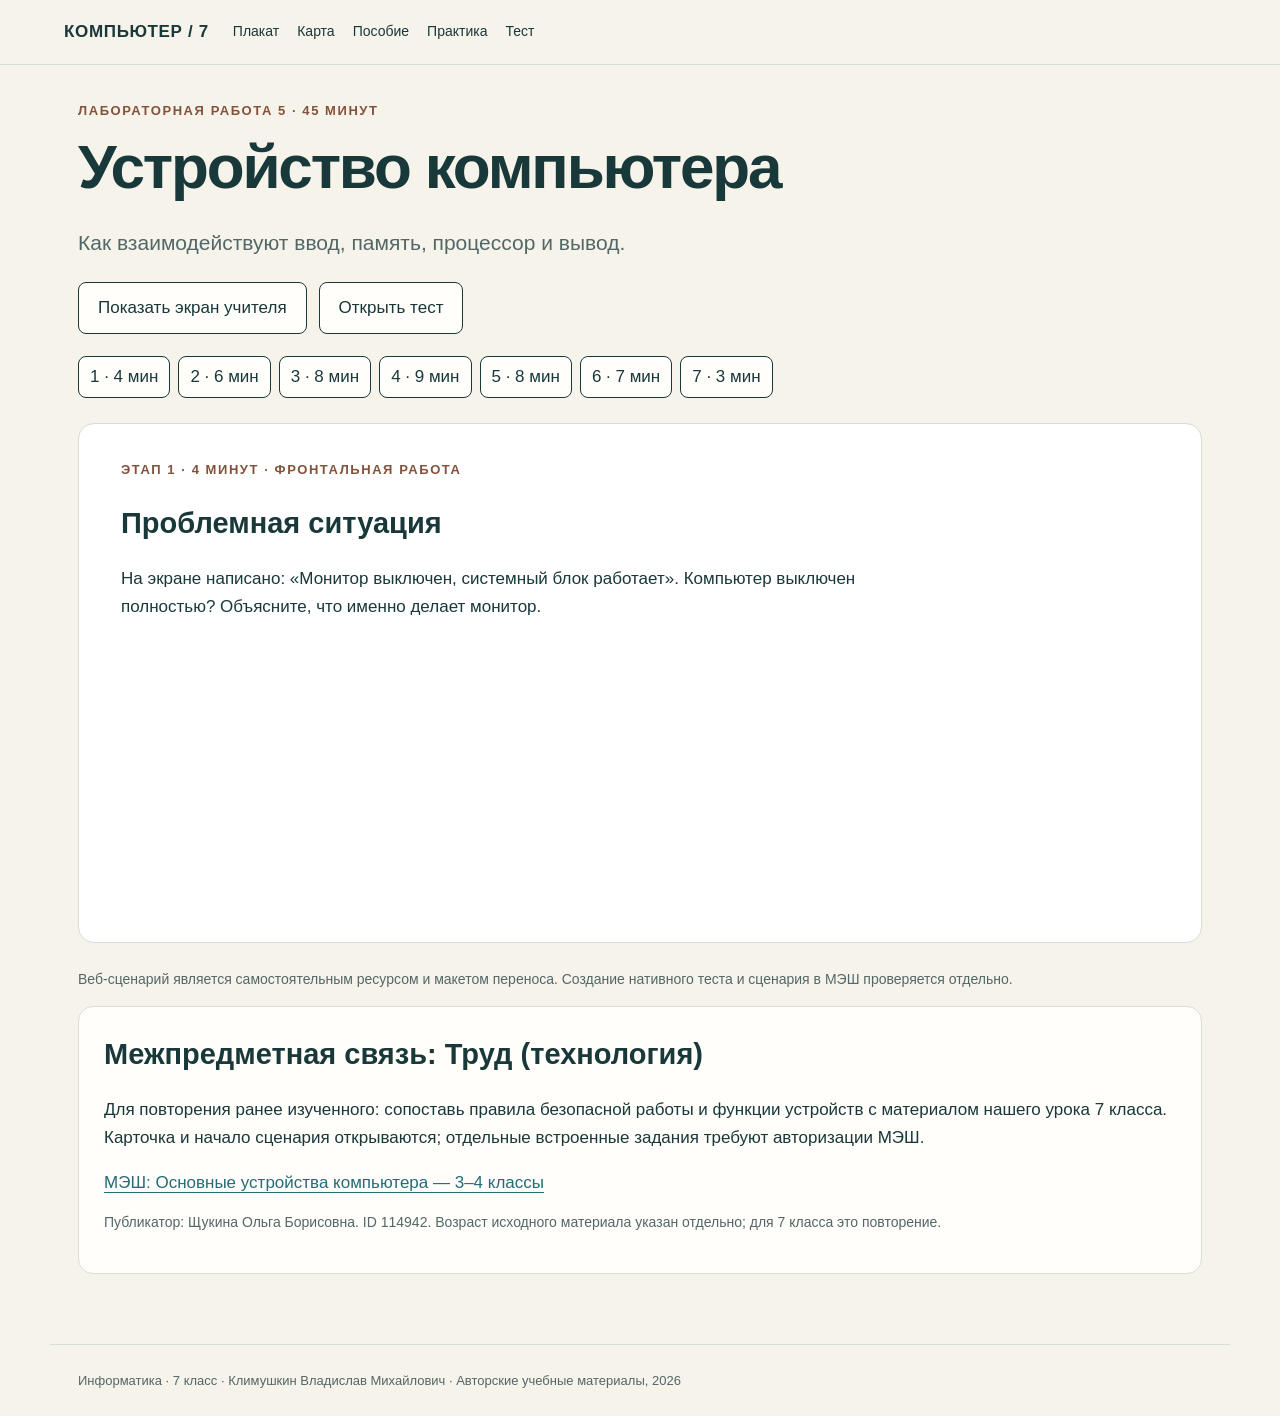
<file: informatika-7/lesson.html>
<!doctype html><html lang="ru"><head><meta charset="utf-8"><meta name="viewport" content="width=device-width,initial-scale=1"><title>Интерактивный сценарий урока</title><link rel="stylesheet" href="style.css"></head><body><header><a class="brand" href="index.html">КОМПЬЮТЕР / 7</a><nav><a href="poster.html">Плакат</a><a href="mindmap.html">Карта</a><a href="book.html">Пособие</a><a href="practice.html">Практика</a><a href="quiz.html">Тест</a></nav></header><main><div class="eyebrow">Лабораторная работа 5 · 45 минут</div><h1>Устройство компьютера</h1><p class="lead">Как взаимодействуют ввод, память, процессор и вывод.</p><div class="actions"><button id="teacherToggle">Показать экран учителя</button><a class="btn" href="quiz.html">Открыть тест</a></div><div class="route"><button data-stage="0">1 · 4 мин</button><button data-stage="1">2 · 6 мин</button><button data-stage="2">3 · 8 мин</button><button data-stage="3">4 · 9 мин</button><button data-stage="4">5 · 8 мин</button><button data-stage="5">6 · 7 мин</button><button data-stage="6">7 · 3 мин</button></div><section class="stage" id="stage0"><div class="page"><div class="eyebrow">Этап 1 · 4 минут · Фронтальная работа</div><h2>Проблемная ситуация</h2><p>На экране написано: «Монитор выключен, системный блок работает». Компьютер выключен полностью? Объясните, что именно делает монитор.</p><div class="teacher" hidden><h3>Экран учителя</h3><p>Цель: сформировать представление о функциях компонентов и их взаимодействии. Задачи: раскрыть ввод, обработку, хранение и вывод; различить ОЗУ и накопитель; учить классификации, аргументации и сотрудничеству. Образовательный результат: ученик верно классифицирует не менее 6 из 7 устройств, объясняет различие ОЗУ и SSD и потерю несохранённых изменений. Личностный результат: бережная работа с техникой, уважение вклада партнёра. Объявить маршрут из семи этапов и критерии контроля. Сопоставить исходные представления детей с итоговой рефлексией.</p><p><b>Педагогическая технология:</b> Проблемное обучение.<br><b>ИКТ:</b> Демонстрация слайда на экране учителя.</p><p><b>Пример ответа:</b> Нет. Монитор выводит изображение. Выключение монитора не означает выключения системного блока.</p><a target="_blank" href="https://uchebnik.mos.ru/material/d1edd06b-8c64-4914-815c-e61ab07e7d8a">Источник для учителя</a></div></div></section><section class="stage" id="stage1"><div class="page"><div class="eyebrow">Этап 2 · 6 минут · Работа в парах</div><h2>Актуализация и классификация</h2><p>Распределите клавиатуру, микрофон, процессор, ОЗУ, SSD, монитор и принтер по функциям. Для одного устройства назовите жизненный пример.</p><a class="btn" href="practice.html" target="_blank">Открыть задание</a><div class="teacher" hidden><h3>Экран учителя</h3><p>Один ученик объясняет, второй выбирает категорию. Затем поменяйтесь ролями. Сначала обсуждение устно, затем короткая проверка в тренажёре. Не включайте материнскую плату в одну из четырёх функций без пояснения.</p><p><b>Педагогическая технология:</b> Совместное обучение и взаимопроверка.<br><b>ИКТ:</b> Интерактивные карточки и бумажный резерв.</p><p><b>Пример ответа:</b> Ввод: клавиатура, микрофон. Обработка: процессор. Хранение: ОЗУ и SSD. Вывод: монитор, принтер.</p><a target="_blank" href="https://edsoo.ru/wp-content/uploads/2023/08/ИНФОРМАТИКА-базовый-уровень.-Реализация-требований-ФГОС-ООО.pdf">Источник для учителя</a></div></div></section><section class="stage" id="stage2"><div class="page"><div class="eyebrow">Этап 3 · 8 минут · Фронтальная беседа и индивидуальные записи</div><h2>Исследование устройства</h2><p>Посмотрите видео. Запишите два различия ОЗУ и SSD. Откройте на плакате карточки процессора, памяти и накопителя.</p><video controls src="assets/computer_video.mp4" preload="metadata"><track src="assets/subtitles.vtt" kind="subtitles" srclang="ru" label="Русские" default></video><div class="teacher" hidden><h3>Экран учителя</h3><p>Запустите видео из комплекта. Остановите после сравнения памяти. Спросите: почему несохранённый текст может исчезнуть? На плакате демонстрируются только выбранные учителем узлы.</p><p><b>Педагогическая технология:</b> Объяснительно-иллюстративный метод с вопросами.<br><b>ИКТ:</b> Авторское видео, интерактивный плакат и аудио.</p><p><b>Пример ответа:</b> ОЗУ хранит данные текущей работы и теряет их без питания. SSD хранит файлы долговременно. Процессор выполняет команды.</p><a target="_blank" href="https://uchebnik.mos.ru/material/d1edd06b-8c64-4914-815c-e61ab07e7d8a">Источник для учителя</a></div></div></section><section class="stage" id="stage3"><div class="page"><div class="eyebrow">Этап 4 · 9 минут · Групповая работа по 3–4 человека</div><h2>Практика и движение без экрана</h2><p>Распределите роли: ввод, процессор, память, вывод. Покажите путь данных при вычислении 2 + 3. Затем расположите этапы в электронном задании. Сделайте короткую паузу без экрана.</p><a class="btn" href="practice.html" target="_blank">Открыть задание</a><div class="teacher" hidden><h3>Экран учителя</h3><p>Четыре минуты без экранов: карточки и смена положения тела; затем до пяти минут электронного задания. Уточните, что схема упрощена: память участвует в обмене на разных этапах, накопитель — при загрузке и сохранении.</p><p><b>Педагогическая технология:</b> Деятельностный подход и ролевая модель.<br><b>ИКТ:</b> Сначала бумажная модель, затем интерактивная схема.</p><p><b>Пример ответа:</b> Ввод данных → размещение рабочих данных в ОЗУ → вычисление процессором с обращениями к памяти → вывод 5. Сохранение результата при необходимости — на накопитель.</p><a target="_blank" href="https://edsoo.ru/wp-content/uploads/2023/08/ИНФОРМАТИКА-базовый-уровень.-Реализация-требований-ФГОС-ООО.pdf">Источник для учителя</a></div></div></section><section class="stage" id="stage4"><div class="page"><div class="eyebrow">Этап 5 · 8 минут · Групповое обсуждение</div><h2>Кейс выбор компьютера</h2><p>Для работы с текстами и одновременного открытия многих вкладок выберите A: 4 ГБ ОЗУ и SSD 128 ГБ или B: 8 ГБ ОЗУ и SSD 256 ГБ при прочих равных и одинаковой цене. Дайте два аргумента. Какие данные ещё нужны для покупки?</p><a class="btn" href="mindmap.html" target="_blank">Открыть карту</a><div class="teacher" hidden><h3>Экран учителя</h3><p>Это учебное сравнение, не рыночная рекомендация. Оцените связь аргументов с задачей, а не выбор более крупных чисел. Используйте ветви интеллект-карты «Хранение» и «Обработка».</p><p><b>Педагогическая технология:</b> Метод кейсов и аргументация.<br><b>ИКТ:</b> Карточки конфигураций на слайде и интеллект-карта.</p><p><b>Пример ответа:</b> B: больше ОЗУ для одновременно работающих программ, больше места для файлов. Ещё нужны ОС, требования программ, процессор, экран, надёжность и условия использования.</p><a target="_blank" href="https://edsoo.ru/wp-content/uploads/2025/07/2025_ooo_frp_informatika-7-9_baza.pdf">Источник для учителя</a></div></div></section><section class="stage" id="stage5"><div class="page"><div class="eyebrow">Этап 6 · 7 минут · Самостоятельная работа</div><h2>Индивидуальный контроль</h2><p>Выполните 10 вопросов без подсказок. За каждый верный ответ — 1 балл. После отправки изучите объяснения и назовите одну ошибку, которую исправили.</p><a class="btn primary" href="quiz.html" target="_blank">Выполнить контроль</a><div class="teacher" hidden><h3>Экран учителя</h3><p>В МЭШ создать 10 заданий с одним ответом по приложенному банку. Веб-версия — рабочая резервная реализация, не тест, уже созданный в МЭШ. Шкала: 9–10 — 5; 7–8 — 4; 5–6 — 3; 0–4 — повторить тему.</p><p><b>Педагогическая технология:</b> Критериальное оценивание и формирующая обратная связь.<br><b>ИКТ:</b> Тест из 10 вопросов; макет для переноса в МЭШ.</p><p><b>Пример ответа:</b> Ключ: 1 А, 2 Б, 3 В, 4 Г, 5 В, 6 Б, 7 В, 8 А, 9 Б, 10 Г.</p><a target="_blank" href="https://edsoo.ru/wp-content/uploads/2023/08/ИНФОРМАТИКА-базовый-уровень.-Реализация-требований-ФГОС-ООО.pdf">Источник для учителя</a></div></div></section><section class="stage" id="stage6"><div class="page"><div class="eyebrow">Этап 7 · 3 минут · Индивидуальная рефлексия и общая беседа</div><h2>Рефлексия и домашнее задание</h2><p>Закончите две фразы: «Теперь я различаю…», «Мне нужно повторить…». Дома нарисуйте схему четырёх функций и приведите по два примера. По желанию найдите устройство с двумя функциями.</p><div class="teacher" hidden><h3>Экран учителя</h3><p>Домашнее задание: базовое — схема и примеры; дополнительное — объяснить сенсорный экран или МФУ. Проверка на следующем уроке по точности функций и аргументации.</p><p><b>Педагогическая технология:</b> Самооценка и дифференцированное обучение.<br><b>ИКТ:</b> Локальная форма обратной связи и ссылка на пособие.</p><p><b>Пример ответа:</b> Возможный вывод: я различаю ОЗУ и SSD; хочу повторить обмен данными между памятью и процессором.</p><a target="_blank" href="https://www.computer-museum.ru/articles/personalnye-evm/970/">Источник для учителя</a></div></div></section><p class="muted">Веб-сценарий является самостоятельным ресурсом и макетом переноса. Создание нативного теста и сценария в МЭШ проверяется отдельно.</p><section class="card"><h2>Межпредметная связь: Труд (технология)</h2><p>Для повторения ранее изученного: сопоставь правила безопасной работы и функции устройств с материалом нашего урока 7 класса. Карточка и начало сценария открываются; отдельные встроенные задания требуют авторизации МЭШ.</p><a href="https://uchebnik.mos.ru/material/e6b3fb1a-11ae-4f39-92b9-c0c239fe52df" target="_blank" rel="noopener">МЭШ: Основные устройства компьютера — 3–4 классы</a><p class="muted">Публикатор: Щукина Ольга Борисовна. ID 114942. Возраст исходного материала указан отдельно; для 7 класса это повторение.</p></section></main><footer>Информатика · 7 класс · Климушкин Владислав Михайлович · Авторские учебные материалы, 2026</footer><script>let teacher=false;document.getElementById('teacherToggle').onclick=()=>{teacher=!teacher;document.querySelectorAll('.teacher').forEach(x=>x.hidden=!teacher);document.getElementById('teacherToggle').textContent=teacher?'Скрыть экран учителя':'Показать экран учителя';};document.querySelectorAll('[data-stage]').forEach(b=>b.onclick=()=>{document.querySelectorAll('.stage').forEach(x=>x.classList.toggle('active',x.id==='stage'+b.dataset.stage));document.querySelectorAll('[data-stage]').forEach(x=>x.setAttribute('aria-current',x===b?'page':'false'));});document.getElementById('stage0').classList.add('active');</script></body></html>
</file>
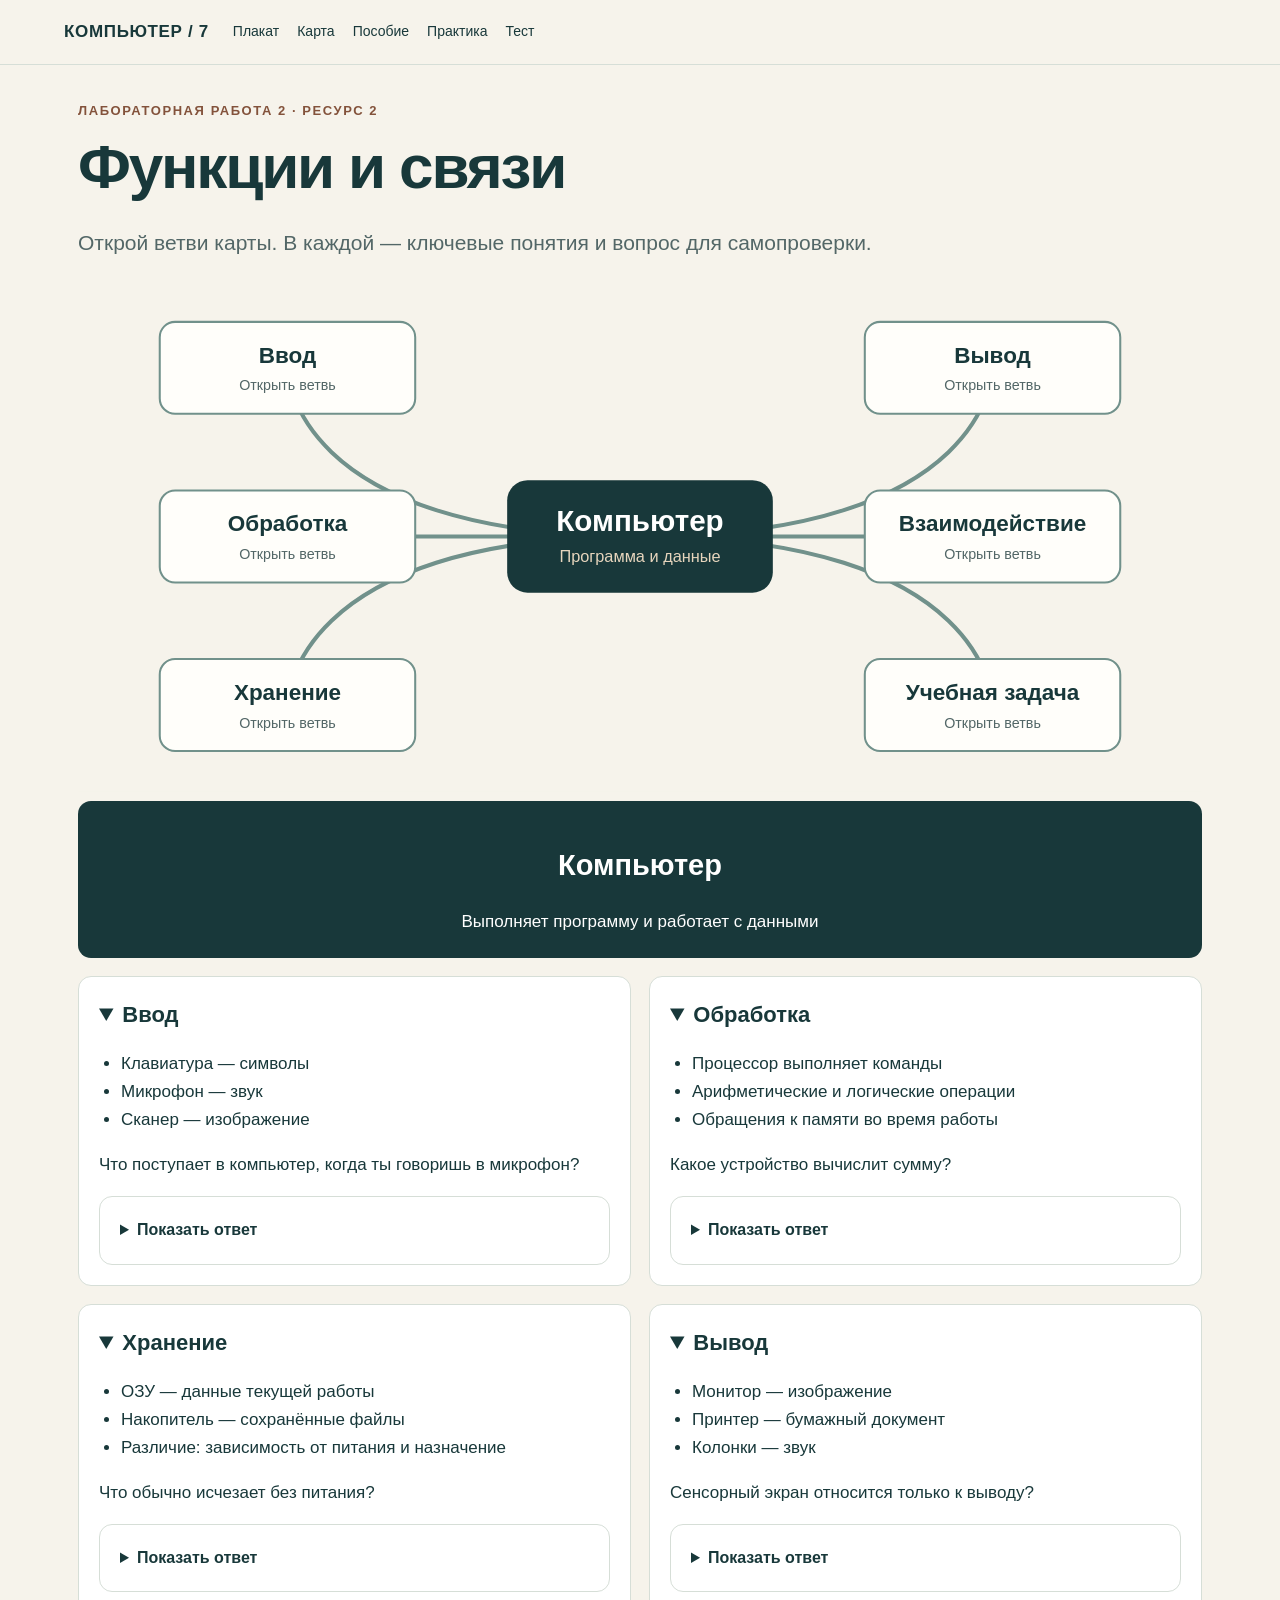
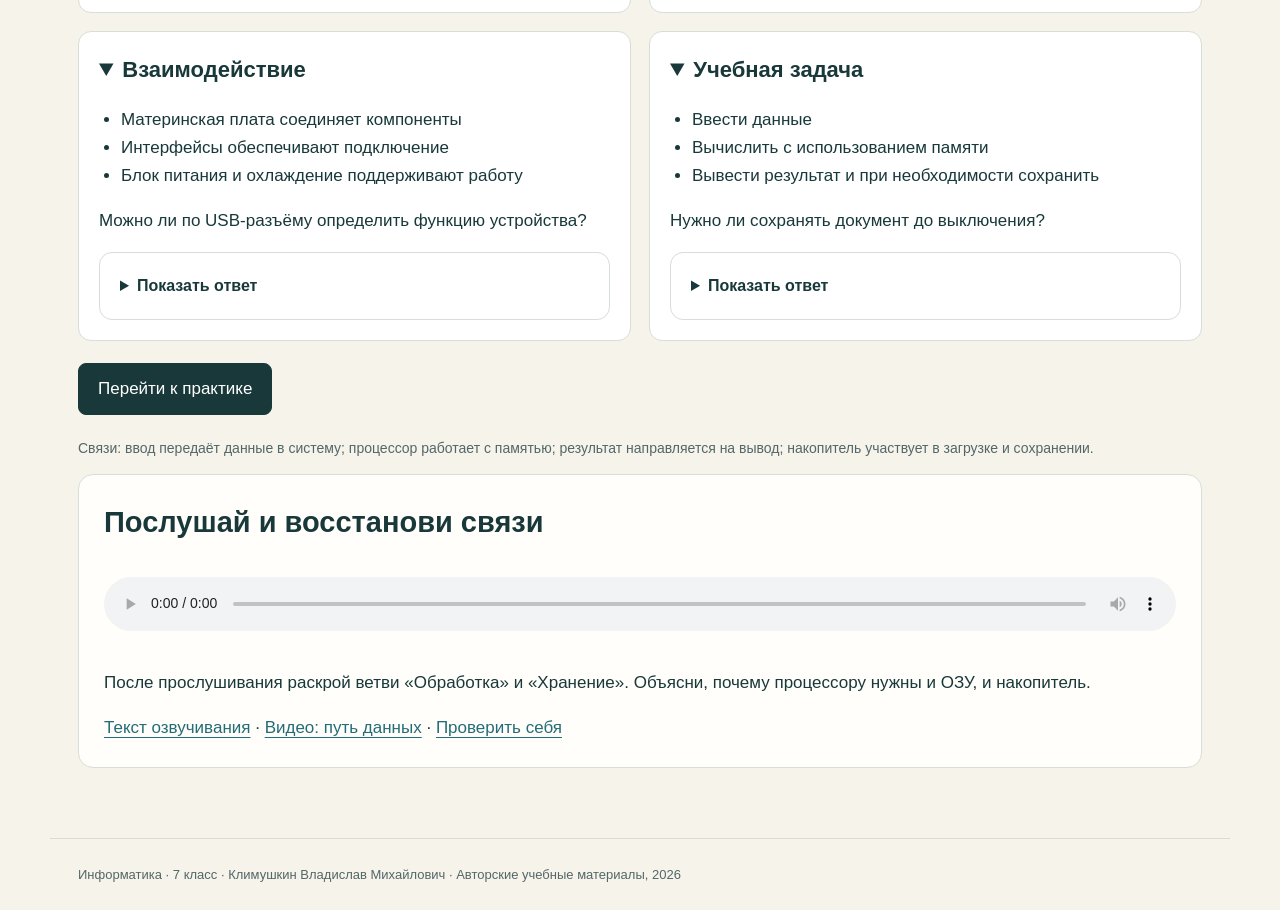
<file: informatika-7/mindmap.html>
<!doctype html><html lang="ru"><head><meta charset="utf-8"><meta name="viewport" content="width=device-width,initial-scale=1"><title>Интеллект-карта Устройство компьютера</title><link rel="stylesheet" href="style.css"></head><body><header><a class="brand" href="index.html">КОМПЬЮТЕР / 7</a><nav><a href="poster.html">Плакат</a><a href="mindmap.html">Карта</a><a href="book.html">Пособие</a><a href="practice.html">Практика</a><a href="quiz.html">Тест</a></nav></header><main><div class="eyebrow">Лабораторная работа 2 · Ресурс 2</div><h1>Функции и связи</h1><p class="lead">Открой ветви карты. В каждой — ключевые понятия и вопрос для самопроверки.</p><svg viewBox="0 0 1100 500" role="img" aria-label="Интеллект-карта: компьютер в центре и шесть связанных ветвей" style="width:100%;height:auto"><rect width="1100" height="500" fill="#f6f3eb"/><path d="M550 250 C205 250 205 85 205 85" fill="none" stroke="#71918b" stroke-width="4"/><path d="M550 250 C205 250 205 250 205 250" fill="none" stroke="#71918b" stroke-width="4"/><path d="M550 250 C205 250 205 415 205 415" fill="none" stroke="#71918b" stroke-width="4"/><path d="M550 250 C895 250 895 85 895 85" fill="none" stroke="#71918b" stroke-width="4"/><path d="M550 250 C895 250 895 250 895 250" fill="none" stroke="#71918b" stroke-width="4"/><path d="M550 250 C895 250 895 415 895 415" fill="none" stroke="#71918b" stroke-width="4"/><a href="#branch0"><rect x="80" y="40" width="250" height="90" rx="15" fill="#fffefa" stroke="#71918b" stroke-width="2"/><text x="205" y="80" text-anchor="middle" font-family="Arial" font-size="22" font-weight="bold" fill="#18383a">Ввод</text><text x="205" y="107" text-anchor="middle" font-family="Arial" font-size="14" fill="#536767">Открыть ветвь</text></a><a href="#branch1"><rect x="80" y="205" width="250" height="90" rx="15" fill="#fffefa" stroke="#71918b" stroke-width="2"/><text x="205" y="245" text-anchor="middle" font-family="Arial" font-size="22" font-weight="bold" fill="#18383a">Обработка</text><text x="205" y="272" text-anchor="middle" font-family="Arial" font-size="14" fill="#536767">Открыть ветвь</text></a><a href="#branch2"><rect x="80" y="370" width="250" height="90" rx="15" fill="#fffefa" stroke="#71918b" stroke-width="2"/><text x="205" y="410" text-anchor="middle" font-family="Arial" font-size="22" font-weight="bold" fill="#18383a">Хранение</text><text x="205" y="437" text-anchor="middle" font-family="Arial" font-size="14" fill="#536767">Открыть ветвь</text></a><a href="#branch3"><rect x="770" y="40" width="250" height="90" rx="15" fill="#fffefa" stroke="#71918b" stroke-width="2"/><text x="895" y="80" text-anchor="middle" font-family="Arial" font-size="22" font-weight="bold" fill="#18383a">Вывод</text><text x="895" y="107" text-anchor="middle" font-family="Arial" font-size="14" fill="#536767">Открыть ветвь</text></a><a href="#branch4"><rect x="770" y="205" width="250" height="90" rx="15" fill="#fffefa" stroke="#71918b" stroke-width="2"/><text x="895" y="245" text-anchor="middle" font-family="Arial" font-size="22" font-weight="bold" fill="#18383a">Взаимодействие</text><text x="895" y="272" text-anchor="middle" font-family="Arial" font-size="14" fill="#536767">Открыть ветвь</text></a><a href="#branch5"><rect x="770" y="370" width="250" height="90" rx="15" fill="#fffefa" stroke="#71918b" stroke-width="2"/><text x="895" y="410" text-anchor="middle" font-family="Arial" font-size="22" font-weight="bold" fill="#18383a">Учебная задача</text><text x="895" y="437" text-anchor="middle" font-family="Arial" font-size="14" fill="#536767">Открыть ветвь</text></a><rect x="420" y="195" width="260" height="110" rx="20" fill="#18383a"/><text x="550" y="245" text-anchor="middle" font-family="Arial" font-size="29" font-weight="bold" fill="white">Компьютер</text><text x="550" y="275" text-anchor="middle" font-family="Arial" font-size="16" fill="#e6d5bd">Программа и данные</text></svg><div class="mind"><div class="center"><h2>Компьютер</h2>Выполняет программу и работает с данными</div><details open id="branch0"><summary>Ввод</summary><ul><li>Клавиатура — символы</li><li>Микрофон — звук</li><li>Сканер — изображение</li></ul><p>Что поступает в компьютер, когда ты говоришь в микрофон?</p><details><summary style="font-size:16px">Показать ответ</summary><p>Звуковые данные.</p></details></details><details open id="branch1"><summary>Обработка</summary><ul><li>Процессор выполняет команды</li><li>Арифметические и логические операции</li><li>Обращения к памяти во время работы</li></ul><p>Какое устройство вычислит сумму?</p><details><summary style="font-size:16px">Показать ответ</summary><p>Процессор.</p></details></details><details open id="branch2"><summary>Хранение</summary><ul><li>ОЗУ — данные текущей работы</li><li>Накопитель — сохранённые файлы</li><li>Различие: зависимость от питания и назначение</li></ul><p>Что обычно исчезает без питания?</p><details><summary style="font-size:16px">Показать ответ</summary><p>Содержимое оперативной памяти.</p></details></details><details open id="branch3"><summary>Вывод</summary><ul><li>Монитор — изображение</li><li>Принтер — бумажный документ</li><li>Колонки — звук</li></ul><p>Сенсорный экран относится только к выводу?</p><details><summary style="font-size:16px">Показать ответ</summary><p>Нет. Он также вводит касания.</p></details></details><details open id="branch4"><summary>Взаимодействие</summary><ul><li>Материнская плата соединяет компоненты</li><li>Интерфейсы обеспечивают подключение</li><li>Блок питания и охлаждение поддерживают работу</li></ul><p>Можно ли по USB-разъёму определить функцию устройства?</p><details><summary style="font-size:16px">Показать ответ</summary><p>Нет. Через USB подключают разные устройства.</p></details></details><details open id="branch5"><summary>Учебная задача</summary><ul><li>Ввести данные</li><li>Вычислить с использованием памяти</li><li>Вывести результат и при необходимости сохранить</li></ul><p>Нужно ли сохранять документ до выключения?</p><details><summary style="font-size:16px">Показать ответ</summary><p>Да. Последние изменения иначе могут быть потеряны.</p></details></details></div><div class="actions"><a class="btn primary" href="practice.html">Перейти к практике</a></div><p class="muted">Связи: ввод передаёт данные в систему; процессор работает с памятью; результат направляется на вывод; накопитель участвует в загрузке и сохранении.</p><section class="card"><h2>Послушай и восстанови связи</h2><audio controls preload="metadata" src="assets/narration.m4a"></audio><p>После прослушивания раскрой ветви «Обработка» и «Хранение». Объясни, почему процессору нужны и ОЗУ, и накопитель.</p><a href="assets/Текст_озвучивания.txt">Текст озвучивания</a> · <a href="book.html?p=9">Видео: путь данных</a> · <a href="practice.html">Проверить себя</a></section></main><footer>Информатика · 7 класс · Климушкин Владислав Михайлович · Авторские учебные материалы, 2026</footer></body></html>
</file>
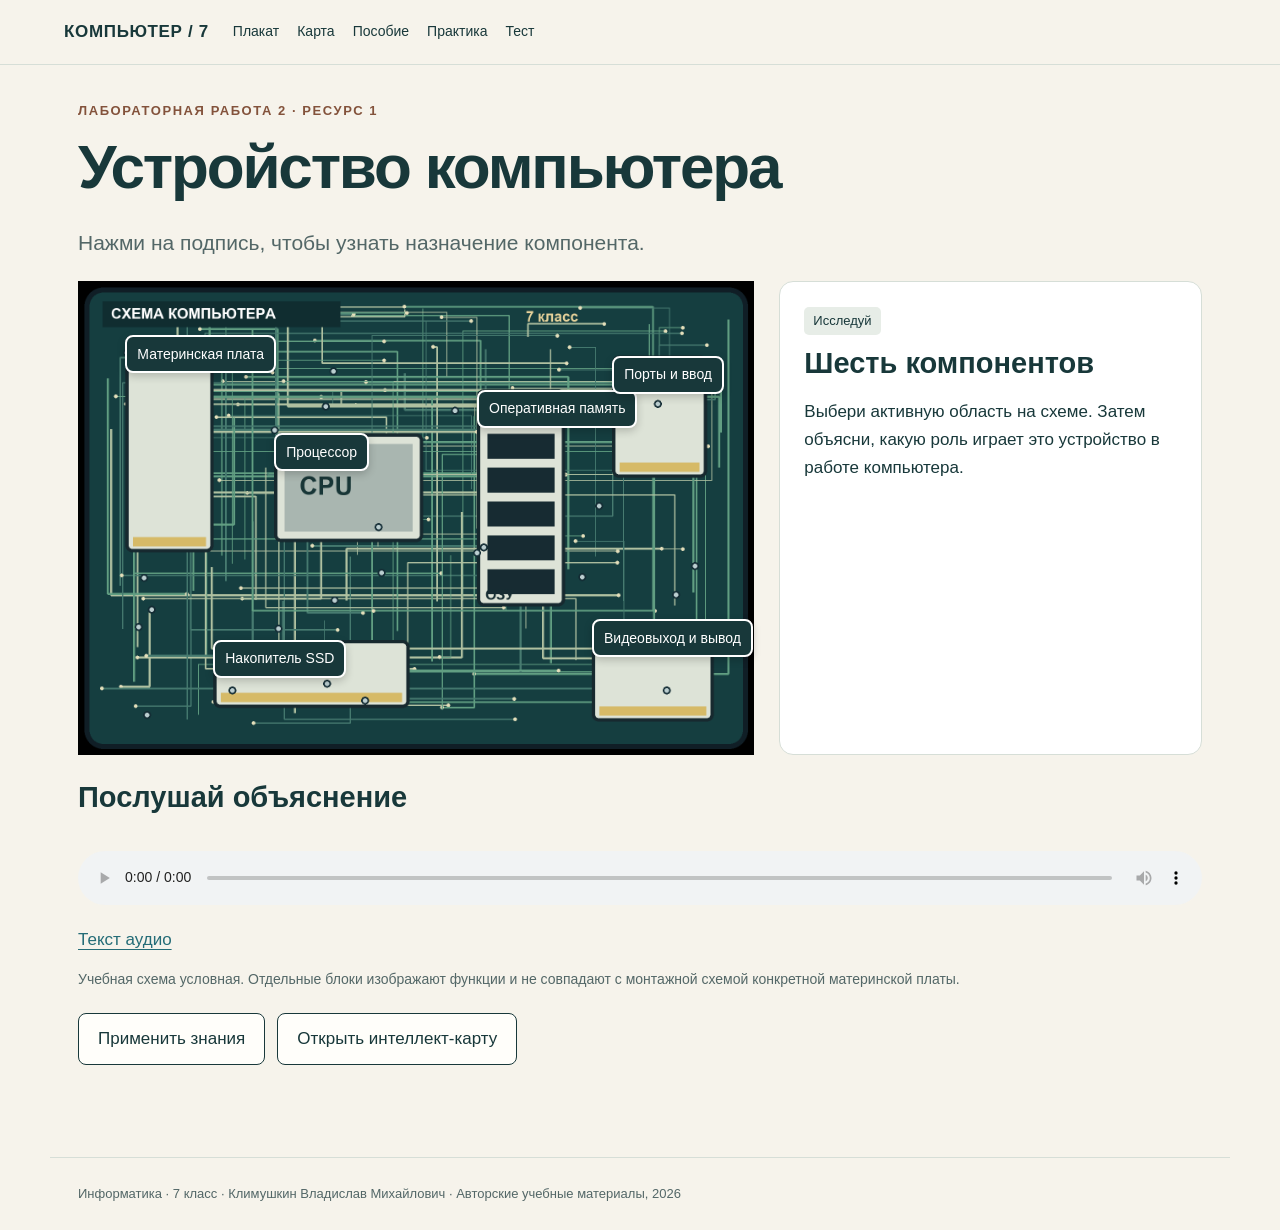
<file: informatika-7/poster.html>
<!doctype html><html lang="ru"><head><meta charset="utf-8"><meta name="viewport" content="width=device-width,initial-scale=1"><title>Интерактивный плакат Устройство компьютера</title><link rel="stylesheet" href="style.css"></head><body><header><a class="brand" href="index.html">КОМПЬЮТЕР / 7</a><nav><a href="poster.html">Плакат</a><a href="mindmap.html">Карта</a><a href="book.html">Пособие</a><a href="practice.html">Практика</a><a href="quiz.html">Тест</a></nav></header><main><div class="eyebrow">Лабораторная работа 2 · Ресурс 1</div><h1>Устройство компьютера</h1><p class="lead">Нажми на подпись, чтобы узнать назначение компонента.</p><div class="layout"><div class="board"><img src="assets/computer.png" alt="Схема системного блока и портов"><button class="hotspot" style="left:29.0%;top:32.142857142857146%" data-id="cpu" aria-pressed="false">Процессор</button><button class="hotspot" style="left:59.0%;top:22.857142857142858%" data-id="ram" aria-pressed="false">Оперативная память</button><button class="hotspot" style="left:20.0%;top:75.71428571428571%" data-id="ssd" aria-pressed="false">Накопитель SSD</button><button class="hotspot" style="left:7.0%;top:11.428571428571429%" data-id="board" aria-pressed="false">Материнская плата</button><button class="hotspot" style="left:79.0%;top:15.714285714285714%" data-id="input" aria-pressed="false">Порты и ввод</button><button class="hotspot" style="left:76.0%;top:71.42857142857143%" data-id="output" aria-pressed="false">Видеовыход и вывод</button></div><aside class="panel" aria-live="polite"><span class="tag" id="cat">Исследуй</span><h2 id="name">Шесть компонентов</h2><p id="desc">Выбери активную область на схеме. Затем объясни, какую роль играет это устройство в работе компьютера.</p><p id="example"></p></aside></div><h2>Послушай объяснение</h2><audio controls preload="metadata" src="assets/narration.m4a"></audio><a href="assets/Текст_озвучивания.txt">Текст аудио</a><p class="muted">Учебная схема условная. Отдельные блоки изображают функции и не совпадают с монтажной схемой конкретной материнской платы.</p><div class="actions"><a class="btn" href="practice.html">Применить знания</a><a class="btn" href="mindmap.html">Открыть интеллект-карту</a></div></main><footer>Информатика · 7 класс · Климушкин Владислав Михайлович · Авторские учебные материалы, 2026</footer><script>const C=[{"id": "cpu", "name": "Процессор", "group": "Обработка", "short": "Выполняет команды программы и обрабатывает данные.", "example": "Вычисляет результат 2 + 3.", "detail": "Процессор выполняет арифметические и логические операции и управляет выполнением команд. Производительность зависит не только от частоты, но и от архитектуры, числа ядер и задачи.", "x": 290, "y": 225, "w": 220, "h": 160, "color": "#ed8354"}, {"id": "ram", "name": "Оперативная память", "group": "Хранение", "short": "Хранит данные и команды выполняемых программ.", "example": "Содержит открытый документ во время работы.", "detail": "ОЗУ нужна для текущей работы. В обычном ПК её содержимое теряется после выключения питания. Несохранённые изменения документа могут быть потеряны.", "x": 590, "y": 160, "w": 130, "h": 320, "color": "#6a80d8"}, {"id": "ssd", "name": "Накопитель SSD", "group": "Хранение", "short": "Долговременно хранит программы и файлы.", "example": "Хранит сохранённую фотографию после выключения.", "detail": "SSD использует энергонезависимую память. Накопитель не выполняет роль процессора и не заменяет ОЗУ. Перед отключением следует сохранить документ и корректно завершить работу.", "x": 200, "y": 530, "w": 290, "h": 100, "color": "#6caa82"}, {"id": "board", "name": "Материнская плата", "group": "Связь компонентов", "short": "Соединяет компоненты компьютера.", "example": "Обеспечивает обмен между процессором и памятью.", "detail": "На плате находятся разъёмы и проводящие линии. Она обеспечивает взаимодействие устройств, но её нельзя считать единственным местом хранения пользовательских файлов.", "x": 70, "y": 80, "w": 130, "h": 320, "color": "#d2b75b"}, {"id": "input", "name": "Порты и ввод", "group": "Ввод", "short": "Через подключённые устройства в компьютер поступают данные.", "example": "Клавиатура передаёт введённые символы.", "detail": "Устройство ввода получает данные от пользователя или из окружающего мира: клавиатура, мышь, микрофон, сканер. USB — интерфейс, к нему подключают устройства разных функций.", "x": 790, "y": 110, "w": 140, "h": 180, "color": "#62adaf"}, {"id": "output", "name": "Видеовыход и вывод", "group": "Вывод", "short": "Результат передаётся устройствам вывода.", "example": "Монитор показывает текст и изображение.", "detail": "Монитор, принтер и колонки представляют результат пользователю. Сенсорный экран совмещает вывод изображения и ввод касаний. За подготовку изображения отвечает графический процессор.", "x": 760, "y": 500, "w": 180, "h": 150, "color": "#bd83b8"}];document.querySelectorAll('.hotspot').forEach(b=>b.addEventListener('click',()=>{const c=C.find(c=>c.id===b.dataset.id);document.querySelectorAll('.hotspot').forEach(x=>x.setAttribute('aria-pressed',x===b));document.getElementById('cat').textContent=c.group;document.getElementById('name').textContent=c.name;document.getElementById('desc').textContent=c.detail;document.getElementById('example').textContent=c.example;}));</script></body></html>
</file>
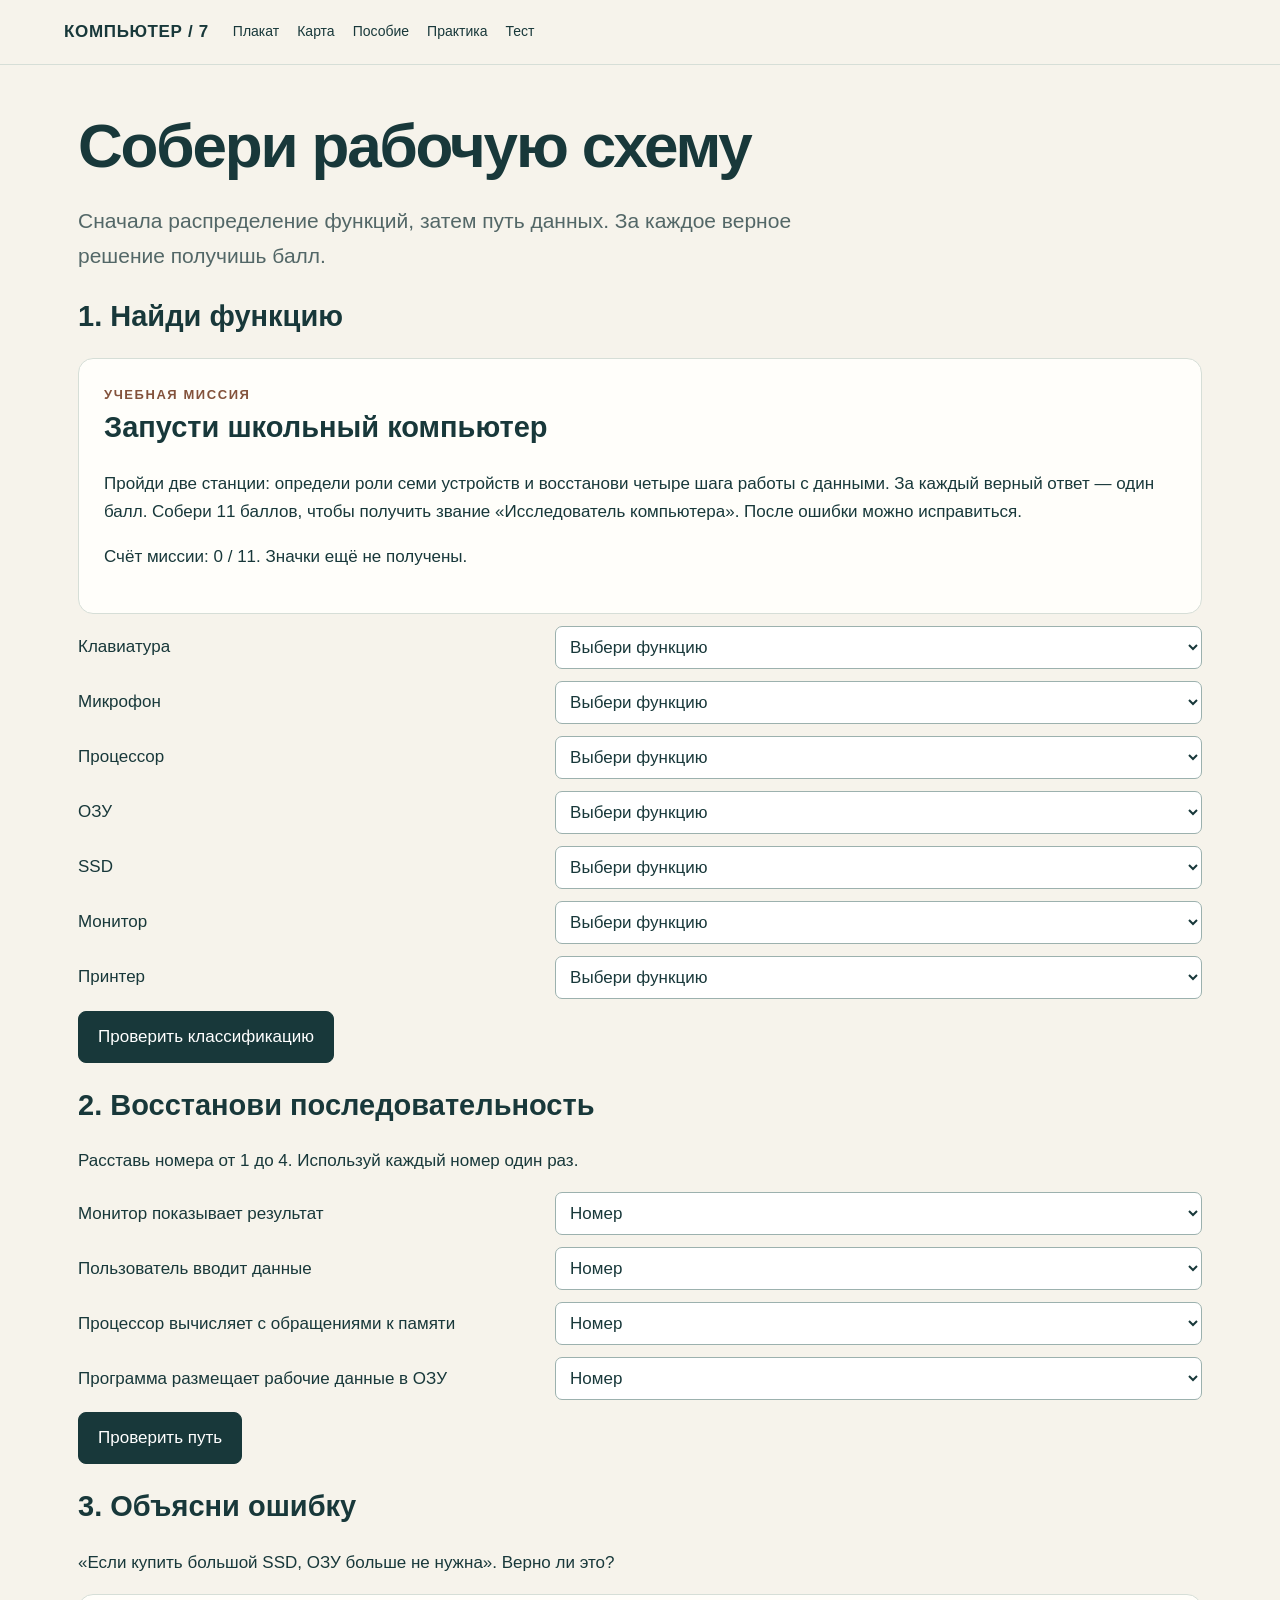
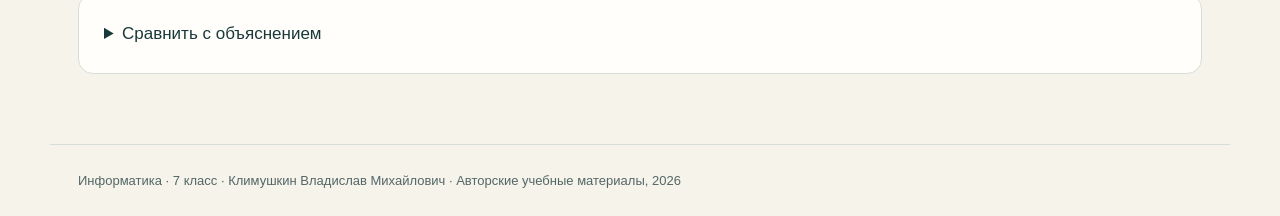
<file: informatika-7/practice.html>
<!doctype html><html lang="ru"><head><meta charset="utf-8"><meta name="viewport" content="width=device-width,initial-scale=1"><title>Интерактивная практика</title><link rel="stylesheet" href="style.css"></head><body><header><a class="brand" href="index.html">КОМПЬЮТЕР / 7</a><nav><a href="poster.html">Плакат</a><a href="mindmap.html">Карта</a><a href="book.html">Пособие</a><a href="practice.html">Практика</a><a href="quiz.html">Тест</a></nav></header><main><h1>Собери рабочую схему</h1><p class="lead">Сначала распределение функций, затем путь данных. За каждое верное решение получишь балл.</p><h2>1. Найди функцию</h2><section class="card"><div class="eyebrow">Учебная миссия</div><h2>Запусти школьный компьютер</h2><p>Пройди две станции: определи роли семи устройств и восстанови четыре шага работы с данными. За каждый верный ответ — один балл. Собери 11 баллов, чтобы получить звание «Исследователь компьютера». После ошибки можно исправиться.</p><p id="missionScore" role="status">Счёт миссии: 0 / 11. Значки ещё не получены.</p></section><form id="classify"><div class="row"><label for="c0">Клавиатура</label><select id="c0" required><option value="">Выбери функцию</option><option>Ввод</option><option>Обработка</option><option>Хранение</option><option>Вывод</option></select></div><div class="row"><label for="c1">Микрофон</label><select id="c1" required><option value="">Выбери функцию</option><option>Ввод</option><option>Обработка</option><option>Хранение</option><option>Вывод</option></select></div><div class="row"><label for="c2">Процессор</label><select id="c2" required><option value="">Выбери функцию</option><option>Ввод</option><option>Обработка</option><option>Хранение</option><option>Вывод</option></select></div><div class="row"><label for="c3">ОЗУ</label><select id="c3" required><option value="">Выбери функцию</option><option>Ввод</option><option>Обработка</option><option>Хранение</option><option>Вывод</option></select></div><div class="row"><label for="c4">SSD</label><select id="c4" required><option value="">Выбери функцию</option><option>Ввод</option><option>Обработка</option><option>Хранение</option><option>Вывод</option></select></div><div class="row"><label for="c5">Монитор</label><select id="c5" required><option value="">Выбери функцию</option><option>Ввод</option><option>Обработка</option><option>Хранение</option><option>Вывод</option></select></div><div class="row"><label for="c6">Принтер</label><select id="c6" required><option value="">Выбери функцию</option><option>Ввод</option><option>Обработка</option><option>Хранение</option><option>Вывод</option></select></div><button class="primary">Проверить классификацию</button></form><div id="classResult" role="status"></div><h2>2. Восстанови последовательность</h2><p>Расставь номера от 1 до 4. Используй каждый номер один раз.</p><form id="order"><div class="row"><label for="o0">Монитор показывает результат</label><select id="o0"><option value="">Номер</option><option>1</option><option>2</option><option>3</option><option>4</option></select></div><div class="row"><label for="o1">Пользователь вводит данные</label><select id="o1"><option value="">Номер</option><option>1</option><option>2</option><option>3</option><option>4</option></select></div><div class="row"><label for="o2">Процессор вычисляет с обращениями к памяти</label><select id="o2"><option value="">Номер</option><option>1</option><option>2</option><option>3</option><option>4</option></select></div><div class="row"><label for="o3">Программа размещает рабочие данные в ОЗУ</label><select id="o3"><option value="">Номер</option><option>1</option><option>2</option><option>3</option><option>4</option></select></div><button class="primary">Проверить путь</button></form><p id="orderResult" role="status"></p><h2>3. Объясни ошибку</h2><p>«Если купить большой SSD, ОЗУ больше не нужна». Верно ли это?</p><details class="card"><summary>Сравнить с объяснением</summary><p>Нет. SSD долговременно хранит файлы, ОЗУ нужна для текущей работы. Большой накопитель не отменяет потребность в оперативной памяти.</p></details></main><footer>Информатика · 7 класс · Климушкин Владислав Михайлович · Авторские учебные материалы, 2026</footer><script>const A=[["Клавиатура", "Ввод"], ["Микрофон", "Ввод"], ["Процессор", "Обработка"], ["ОЗУ", "Хранение"], ["SSD", "Хранение"], ["Монитор", "Вывод"], ["Принтер", "Вывод"]];document.getElementById('classify').onsubmit=e=>{e.preventDefault();let n=0;let text=[];A.forEach(([name,a],i)=>{let v=document.getElementById('c'+i).value;if(v===a)n++;else text.push(name+': '+a);});document.getElementById('classResult').className='feedback '+(n===7?'good':'bad');document.getElementById('classResult').textContent=n+' из 7. '+(n===7?'Все функции определены верно':'Повтори: '+text.join('; '))+'. ОЗУ и SSD относятся к хранению, но отличаются назначением.';};document.getElementById('order').onsubmit=e=>{e.preventDefault();let a=[4,1,3,2];let n=a.filter((v,i)=>+document.getElementById('o'+i).value===v).length;document.getElementById('orderResult').className='feedback '+(n===4?'good':'bad');document.getElementById('orderResult').textContent=n+' из 4. '+(n===4?'Верно! ':'Правильный порядок для строк сверху вниз: 4, 1, 3, 2. ')+'Схема упрощена: процессор неоднократно обращается к памяти.';};let missionA=0,missionB=0;function missionUpdate(){const badges=[];if(missionA===7)badges.push('Мастер устройств');if(missionB===4)badges.push('Проводник данных');document.getElementById('missionScore').textContent='Счёт миссии: '+(missionA+missionB)+' / 11. '+(badges.length?'Значки: '+badges.join(', ')+'. ':'Значки ещё не получены. ')+(missionA+missionB===11?'Миссия пройдена! Ты — Исследователь компьютера.':'Исправь ошибки и проверь ответ снова.');}document.getElementById('classify').addEventListener('submit',()=>{missionA=A.filter(([_,a],i)=>document.getElementById('c'+i).value===a).length;missionUpdate();});document.getElementById('order').addEventListener('submit',()=>{missionB=[4,1,3,2].filter((a,i)=>+document.getElementById('o'+i).value===a).length;missionUpdate();});</script></body></html>
</file>
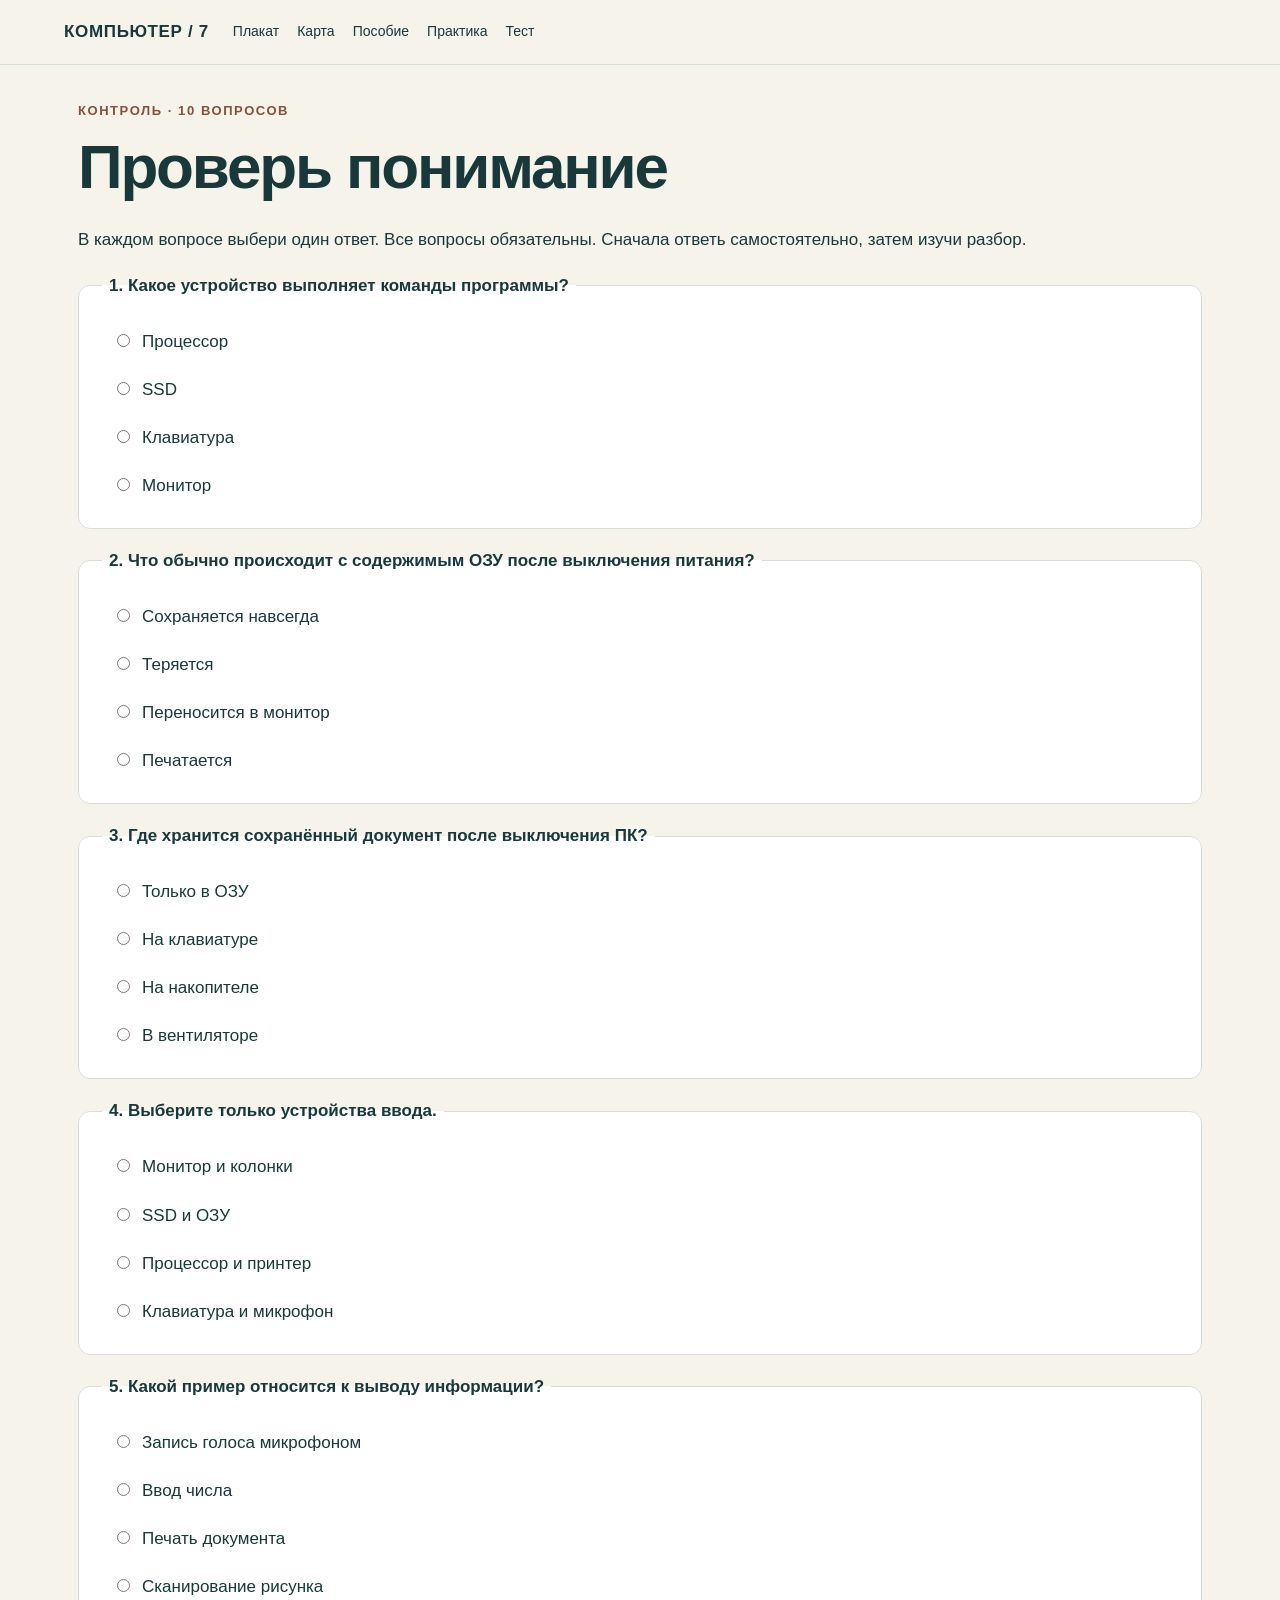
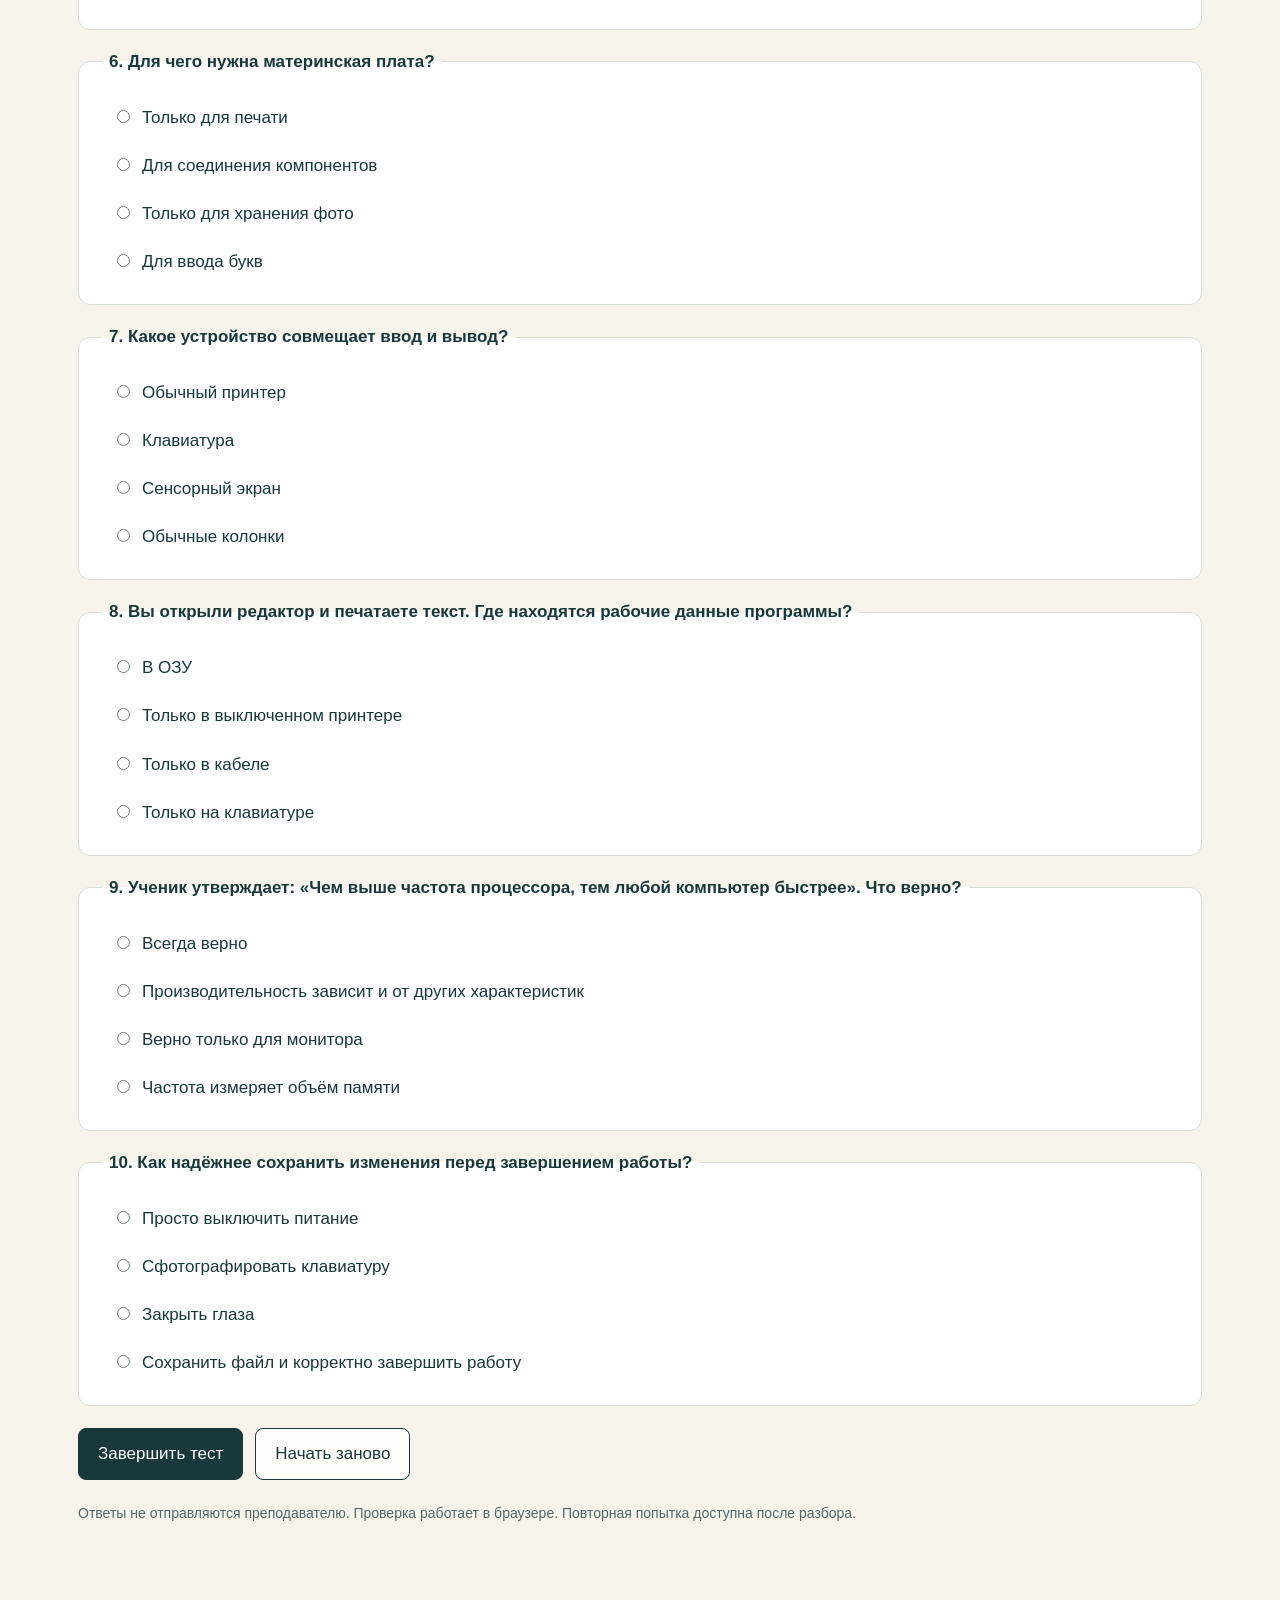
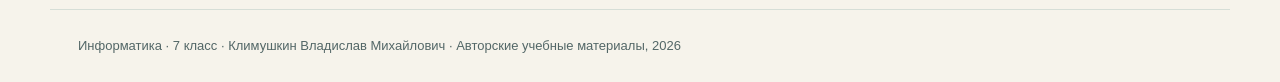
<file: informatika-7/quiz.html>
<!doctype html><html lang="ru"><head><meta charset="utf-8"><meta name="viewport" content="width=device-width,initial-scale=1"><title>Итоговый тест</title><link rel="stylesheet" href="style.css"></head><body><header><a class="brand" href="index.html">КОМПЬЮТЕР / 7</a><nav><a href="poster.html">Плакат</a><a href="mindmap.html">Карта</a><a href="book.html">Пособие</a><a href="practice.html">Практика</a><a href="quiz.html">Тест</a></nav></header><main><div class="eyebrow">Контроль · 10 вопросов</div><h1>Проверь понимание</h1><p>В каждом вопросе выбери один ответ. Все вопросы обязательны. Сначала ответь самостоятельно, затем изучи разбор.</p><form id="quiz"><fieldset><legend>1. Какое устройство выполняет команды программы?</legend><label class="option"><input required type="radio" name="q0" value="0">Процессор</label><label class="option"><input required type="radio" name="q0" value="1">SSD</label><label class="option"><input required type="radio" name="q0" value="2">Клавиатура</label><label class="option"><input required type="radio" name="q0" value="3">Монитор</label><div id="why0" hidden></div></fieldset><fieldset><legend>2. Что обычно происходит с содержимым ОЗУ после выключения питания?</legend><label class="option"><input required type="radio" name="q1" value="0">Сохраняется навсегда</label><label class="option"><input required type="radio" name="q1" value="1">Теряется</label><label class="option"><input required type="radio" name="q1" value="2">Переносится в монитор</label><label class="option"><input required type="radio" name="q1" value="3">Печатается</label><div id="why1" hidden></div></fieldset><fieldset><legend>3. Где хранится сохранённый документ после выключения ПК?</legend><label class="option"><input required type="radio" name="q2" value="0">Только в ОЗУ</label><label class="option"><input required type="radio" name="q2" value="1">На клавиатуре</label><label class="option"><input required type="radio" name="q2" value="2">На накопителе</label><label class="option"><input required type="radio" name="q2" value="3">В вентиляторе</label><div id="why2" hidden></div></fieldset><fieldset><legend>4. Выберите только устройства ввода.</legend><label class="option"><input required type="radio" name="q3" value="0">Монитор и колонки</label><label class="option"><input required type="radio" name="q3" value="1">SSD и ОЗУ</label><label class="option"><input required type="radio" name="q3" value="2">Процессор и принтер</label><label class="option"><input required type="radio" name="q3" value="3">Клавиатура и микрофон</label><div id="why3" hidden></div></fieldset><fieldset><legend>5. Какой пример относится к выводу информации?</legend><label class="option"><input required type="radio" name="q4" value="0">Запись голоса микрофоном</label><label class="option"><input required type="radio" name="q4" value="1">Ввод числа</label><label class="option"><input required type="radio" name="q4" value="2">Печать документа</label><label class="option"><input required type="radio" name="q4" value="3">Сканирование рисунка</label><div id="why4" hidden></div></fieldset><fieldset><legend>6. Для чего нужна материнская плата?</legend><label class="option"><input required type="radio" name="q5" value="0">Только для печати</label><label class="option"><input required type="radio" name="q5" value="1">Для соединения компонентов</label><label class="option"><input required type="radio" name="q5" value="2">Только для хранения фото</label><label class="option"><input required type="radio" name="q5" value="3">Для ввода букв</label><div id="why5" hidden></div></fieldset><fieldset><legend>7. Какое устройство совмещает ввод и вывод?</legend><label class="option"><input required type="radio" name="q6" value="0">Обычный принтер</label><label class="option"><input required type="radio" name="q6" value="1">Клавиатура</label><label class="option"><input required type="radio" name="q6" value="2">Сенсорный экран</label><label class="option"><input required type="radio" name="q6" value="3">Обычные колонки</label><div id="why6" hidden></div></fieldset><fieldset><legend>8. Вы открыли редактор и печатаете текст. Где находятся рабочие данные программы?</legend><label class="option"><input required type="radio" name="q7" value="0">В ОЗУ</label><label class="option"><input required type="radio" name="q7" value="1">Только в выключенном принтере</label><label class="option"><input required type="radio" name="q7" value="2">Только в кабеле</label><label class="option"><input required type="radio" name="q7" value="3">Только на клавиатуре</label><div id="why7" hidden></div></fieldset><fieldset><legend>9. Ученик утверждает: «Чем выше частота процессора, тем любой компьютер быстрее». Что верно?</legend><label class="option"><input required type="radio" name="q8" value="0">Всегда верно</label><label class="option"><input required type="radio" name="q8" value="1">Производительность зависит и от других характеристик</label><label class="option"><input required type="radio" name="q8" value="2">Верно только для монитора</label><label class="option"><input required type="radio" name="q8" value="3">Частота измеряет объём памяти</label><div id="why8" hidden></div></fieldset><fieldset><legend>10. Как надёжнее сохранить изменения перед завершением работы?</legend><label class="option"><input required type="radio" name="q9" value="0">Просто выключить питание</label><label class="option"><input required type="radio" name="q9" value="1">Сфотографировать клавиатуру</label><label class="option"><input required type="radio" name="q9" value="2">Закрыть глаза</label><label class="option"><input required type="radio" name="q9" value="3">Сохранить файл и корректно завершить работу</label><div id="why9" hidden></div></fieldset><div class="actions"><button class="primary" type="submit">Завершить тест</button><button type="reset">Начать заново</button></div></form><div id="result" class="card" hidden aria-live="polite"></div><button id="downloadResult" hidden>Скачать результат</button><p class="muted">Ответы не отправляются преподавателю. Проверка работает в браузере. Повторная попытка доступна после разбора.</p></main><footer>Информатика · 7 класс · Климушкин Владислав Михайлович · Авторские учебные материалы, 2026</footer><script>const Q=[{"q": "Какое устройство выполняет команды программы?", "options": ["Процессор", "SSD", "Клавиатура", "Монитор"], "answer": 0, "why": "Команды программы выполняет процессор.", "type": "Один ответ"}, {"q": "Что обычно происходит с содержимым ОЗУ после выключения питания?", "options": ["Сохраняется навсегда", "Теряется", "Переносится в монитор", "Печатается"], "answer": 1, "why": "Оперативная память обычного ПК энергозависима.", "type": "Один ответ"}, {"q": "Где хранится сохранённый документ после выключения ПК?", "options": ["Только в ОЗУ", "На клавиатуре", "На накопителе", "В вентиляторе"], "answer": 2, "why": "Для долговременного хранения используется накопитель.", "type": "Один ответ"}, {"q": "Выберите только устройства ввода.", "options": ["Монитор и колонки", "SSD и ОЗУ", "Процессор и принтер", "Клавиатура и микрофон"], "answer": 3, "why": "Клавиатура передаёт символы, микрофон — звуковые данные.", "type": "Один ответ"}, {"q": "Какой пример относится к выводу информации?", "options": ["Запись голоса микрофоном", "Ввод числа", "Печать документа", "Сканирование рисунка"], "answer": 2, "why": "Принтер представляет результат на бумаге.", "type": "Один ответ"}, {"q": "Для чего нужна материнская плата?", "options": ["Только для печати", "Для соединения компонентов", "Только для хранения фото", "Для ввода букв"], "answer": 1, "why": "Плата обеспечивает соединение и обмен данными между компонентами.", "type": "Один ответ"}, {"q": "Какое устройство совмещает ввод и вывод?", "options": ["Обычный принтер", "Клавиатура", "Сенсорный экран", "Обычные колонки"], "answer": 2, "why": "Экран выводит изображение, сенсорный слой вводит касания.", "type": "Один ответ"}, {"q": "Вы открыли редактор и печатаете текст. Где находятся рабочие данные программы?", "options": ["В ОЗУ", "Только в выключенном принтере", "Только в кабеле", "Только на клавиатуре"], "answer": 0, "why": "Во время выполнения программа использует оперативную память.", "type": "Один ответ"}, {"q": "Ученик утверждает: «Чем выше частота процессора, тем любой компьютер быстрее». Что верно?", "options": ["Всегда верно", "Производительность зависит и от других характеристик", "Верно только для монитора", "Частота измеряет объём памяти"], "answer": 1, "why": "Сравнение зависит от архитектуры, ядер, памяти и характера задачи.", "type": "Один ответ"}, {"q": "Как надёжнее сохранить изменения перед завершением работы?", "options": ["Просто выключить питание", "Сфотографировать клавиатуру", "Закрыть глаза", "Сохранить файл и корректно завершить работу"], "answer": 3, "why": "Несохранённые изменения могут находиться только в оперативной памяти.", "type": "Один ответ"}];let report='';document.getElementById('quiz').onsubmit=e=>{e.preventDefault();let score=0;Q.forEach((q,i)=>{const v=+new FormData(e.target).get('q'+i),ok=v===q.answer;if(ok)score++;let el=document.getElementById('why'+i);el.hidden=false;el.className='feedback '+(ok?'good':'bad');el.textContent=(ok?'Верно. ':'Ошибка. ')+q.why;});let grade=score>=9?5:score>=7?4:score>=5?3:2;let el=document.getElementById('result');el.hidden=false;el.textContent='Результат: '+score+' из 10. Учебная отметка: '+grade+'. '+(score>=7?'Изучи объяснения к ошибкам.':'Повтори плакат и выполни тренировку.');report=el.textContent;document.getElementById('downloadResult').hidden=false;el.scrollIntoView({behavior:'smooth'});};document.getElementById('quiz').onreset=()=>{document.getElementById('result').hidden=true;document.getElementById('downloadResult').hidden=true;Q.forEach((_,i)=>document.getElementById('why'+i).hidden=true);};document.getElementById('downloadResult').onclick=()=>{let a=document.createElement('a');a.href=URL.createObjectURL(new Blob(['Устройство компьютера. 7 класс.\n'+report],{type:'text/plain;charset=utf-8'}));a.download='Результат_теста.txt';a.click();URL.revokeObjectURL(a.href);};</script></body></html>
</file>
<file: informatika-7/style.css>
:root{--ink:#18383a;--soft:#536767;--paper:#f6f3eb;--orange:#db7545;--line:#d6ded7;--white:#fffefa}*{box-sizing:border-box}body{margin:0;color:var(--ink);background:var(--paper);font:17px/1.65 Arial,sans-serif}a{color:#246c77;text-underline-offset:4px}button,a.btn,select{font:inherit}button,.btn{border:1px solid var(--ink);padding:11px 19px;border-radius:8px;background:var(--white);color:var(--ink);cursor:pointer;text-decoration:none;display:inline-block}button:hover,.btn:hover{background:#e8ede7}button.primary,.primary{background:var(--ink);color:white}button:focus-visible,a:focus-visible{outline:3px solid var(--orange);outline-offset:3px}header{border-bottom:1px solid var(--line);display:flex;gap:24px;align-items:center;padding:18px max(5vw,20px);flex-wrap:wrap}header a{color:var(--ink);text-decoration:none}header .brand{font-weight:bold;letter-spacing:.04em}nav{display:flex;gap:18px;flex-wrap:wrap;font-size:14px}main{max-width:1180px;padding:35px 28px 70px;margin:auto}h1{font-size:clamp(36px,5vw,62px);line-height:1.1;letter-spacing:-.035em;margin:12px 0 24px}h2{font-size:29px;line-height:1.25}h3{font-size:21px;line-height:1.3}.eyebrow{font-size:13px;font-weight:bold;letter-spacing:.12em;text-transform:uppercase;color:#83523b}.lead{font-size:21px;max-width:800px;color:var(--soft)}.grid{display:grid;grid-template-columns:repeat(3,1fr);gap:20px}.card{background:var(--white);border:1px solid var(--line);border-radius:15px;padding:25px}.card h2,.card h3{margin-top:4px}.number{font-size:13px;font-weight:bold;color:#a34f2d}.muted{color:var(--soft);font-size:14px}.actions{display:flex;gap:12px;flex-wrap:wrap;margin:22px 0}.hero{display:grid;grid-template-columns:1.15fr .85fr;gap:40px;align-items:center;padding:15px 0 45px}.hero img{width:100%;border-radius:20px;transform:rotate(2deg)}.layout{display:grid;grid-template-columns:1.6fr 1fr;gap:25px}.board{position:relative;aspect-ratio:10/7;min-width:0}.board img{position:absolute;width:100%;inset:0}.hotspot{position:absolute;padding:4px 10px;min-height:38px;white-space:nowrap;font-size:14px;border:2px solid white;background:var(--ink);color:white;box-shadow:0 3px 8px #0003}.hotspot[aria-pressed=true]{background:var(--orange);color:#172f32}.panel{background:white;border:1px solid var(--line);border-radius:14px;padding:24px;min-height:290px}.panel h2{font-size:29px;margin:10px 0}.tag{font-size:13px;display:inline-block;padding:3px 9px;background:#e7ede7;border-radius:5px}audio,video{width:100%;margin:12px 0}video{border-radius:12px;background:#173638}.mind{display:grid;grid-template-columns:1fr 1fr;gap:18px}.mind details{background:white;border:1px solid var(--line);padding:20px;border-radius:13px}.mind summary{font-size:22px;font-weight:bold;cursor:pointer}.mind .center{grid-column:1/-1;text-align:center;background:var(--ink);color:white;padding:22px;border-radius:13px}.mind ul{padding-left:22px}.route{display:flex;flex-wrap:wrap;gap:8px}.route button{min-width:40px;padding:6px 11px}.route button[aria-current=page]{background:var(--ink);color:white}.page{background:white;border:1px solid var(--line);border-radius:16px;margin:25px 0;padding:35px 42px;min-height:520px}.page h1{font-size:40px}.page p{max-width:820px}.page img{max-width:100%;max-height:350px;object-fit:contain}.booknav{display:flex;justify-content:space-between;align-items:center;gap:16px}fieldset{border:1px solid var(--line);border-radius:12px;padding:18px 23px;margin:18px 0;background:white}legend{font-weight:bold;max-width:100%;padding:0 7px}label.option{display:block;padding:10px;border-radius:7px;cursor:pointer}label.option:hover{background:#f3f3ec}input[type=radio]{margin-right:12px;accent-color:var(--ink)}.feedback{padding:12px;border-radius:8px;margin-top:12px}.good{background:#e0eee5}.bad{background:#f9e5da}.score{font-size:25px;font-weight:bold}select,textarea{background:white;color:var(--ink);padding:10px;border:1px solid #9cb1ae;border-radius:7px;max-width:100%}textarea{width:100%;min-height:110px}.row{display:grid;grid-template-columns:1fr 1.4fr;gap:15px;align-items:center;margin:12px 0}.notice{border-left:4px solid var(--orange);padding:12px 20px;background:#f0e8dc}.teacher{background:#e9eeea;padding:24px;border-radius:14px;margin-top:25px}.stage{display:none}.stage.active{display:block}footer{max-width:1180px;margin:auto;padding:25px 28px;border-top:1px solid var(--line);font-size:13px;color:var(--soft)}[hidden]{display:none!important}table{border-collapse:collapse;width:100%}td,th{border:1px solid var(--line);padding:10px;text-align:left}th{background:#e5ebe6}.overflow{overflow:auto}@media(max-width:800px){.hero,.layout{grid-template-columns:1fr}.grid{grid-template-columns:1fr 1fr}.page{padding:22px;min-height:0}.hotspot{font-size:11px;padding:2px 6px;min-height:30px}.hero img{max-width:500px}.row{grid-template-columns:1fr}}@media(max-width:530px){.grid,.mind{grid-template-columns:1fr}main{padding:25px 18px}header{padding:15px 18px}.mind .center{grid-column:auto}.booknav{font-size:14px}.hotspot{font-size:10px}h1{font-size:38px}}@media print{header,.actions,.route,.booknav,button{display:none}.page{border:0;min-height:0;break-after:page}.stage{display:block}body{background:white}}
</file>
<file: mark_vozduh/styles.css>
:root {
  --ink: #17202a;
  --muted: #5f6f7f;
  --line: #d8e0e7;
  --paper: #f7f9fb;
  --panel: #ffffff;
  --accent: #1e3a5f;
  --accent-2: #2d7d7b;
  --warm: #c8a15a;
  --shadow: 0 18px 50px rgba(23, 32, 42, 0.12);
}

* {
  box-sizing: border-box;
}

html {
  scroll-behavior: smooth;
}

body {
  margin: 0;
  color: var(--ink);
  background: var(--paper);
  font-family: Inter, ui-sans-serif, system-ui, -apple-system, BlinkMacSystemFont, "Segoe UI", sans-serif;
  line-height: 1.55;
  overflow-x: hidden;
}

a {
  color: inherit;
  text-decoration: none;
}

img {
  display: block;
  max-width: 100%;
}

.site-header {
  position: sticky;
  top: 0;
  z-index: 20;
  display: flex;
  align-items: center;
  gap: 28px;
  padding: 14px clamp(18px, 4vw, 64px);
  background: rgba(247, 249, 251, 0.92);
  border-bottom: 1px solid rgba(216, 224, 231, 0.82);
  backdrop-filter: blur(18px);
}

.brand {
  display: inline-flex;
  align-items: center;
  gap: 12px;
  min-width: max-content;
  font-weight: 800;
}

.brand img,
.footer-brand img {
  width: 42px;
  height: 42px;
  border-radius: 50%;
  object-fit: cover;
  border: 2px solid var(--panel);
  box-shadow: 0 6px 18px rgba(23, 32, 42, 0.16);
}

.nav {
  display: flex;
  justify-content: center;
  gap: 18px;
  width: 100%;
  color: var(--muted);
  font-size: 14px;
}

.nav a {
  padding: 8px 0;
}

.nav a:hover {
  color: var(--accent);
}

.header-cta,
.button,
.contact-form button {
  display: inline-flex;
  align-items: center;
  justify-content: center;
  min-height: 44px;
  padding: 12px 18px;
  border: 0;
  border-radius: 6px;
  background: var(--accent);
  color: #fff;
  font-weight: 750;
  cursor: pointer;
  box-shadow: 0 10px 24px rgba(30, 58, 95, 0.22);
}

.header-cta {
  min-width: max-content;
  font-size: 14px;
}

.section {
  width: min(1160px, calc(100% - 36px));
  margin: 0 auto;
  padding: 86px 0;
}

.hero {
  display: grid;
  grid-template-columns: minmax(0, 1.05fr) minmax(320px, 0.95fr);
  align-items: center;
  gap: clamp(34px, 6vw, 78px);
  min-height: calc(100vh - 72px);
}

.hero-copy {
  max-width: 680px;
}

.eyebrow {
  margin: 0 0 12px;
  color: var(--accent-2);
  font-size: 13px;
  font-weight: 800;
  letter-spacing: 0;
  text-transform: uppercase;
}

h1,
h2,
h3,
p {
  overflow-wrap: break-word;
  hyphens: auto;
}

h1 {
  margin: 0 0 22px;
  font-size: clamp(38px, 5vw, 64px);
  line-height: 1.02;
  letter-spacing: 0;
}

h2 {
  margin: 0 0 18px;
  font-size: clamp(30px, 4vw, 48px);
  line-height: 1.04;
  letter-spacing: 0;
}

h3 {
  margin: 0 0 8px;
  font-size: 20px;
  line-height: 1.2;
}

.hero p:not(.eyebrow),
.about p:not(.eyebrow),
.contact-band p {
  color: var(--muted);
  font-size: 18px;
}

.hero-media,
.portrait-panel {
  position: relative;
}

.hero-media::before,
.portrait-panel::before {
  content: "";
  position: absolute;
  inset: 16px -16px -16px 16px;
  z-index: -1;
  border-radius: 8px;
  background: linear-gradient(135deg, var(--accent), var(--accent-2));
}

.hero-media img,
.portrait-panel img {
  width: 100%;
  aspect-ratio: 1 / 1;
  border-radius: 8px;
  object-fit: cover;
  box-shadow: var(--shadow);
}

.about {
  display: grid;
  grid-template-columns: minmax(280px, 440px) minmax(0, 1fr);
  align-items: center;
  gap: clamp(34px, 6vw, 76px);
}

.text-link {
  display: inline-flex;
  margin-top: 12px;
  color: var(--accent);
  font-weight: 800;
  border-bottom: 2px solid currentColor;
}

.section-heading {
  max-width: 760px;
  margin-bottom: 34px;
}

.service-card {
  display: grid;
  grid-template-columns: 74px minmax(0, 1fr) max-content;
  gap: 26px;
  align-items: start;
  padding: clamp(22px, 4vw, 38px);
  border: 1px solid var(--line);
  border-radius: 8px;
  background: var(--panel);
  box-shadow: 0 12px 36px rgba(23, 32, 42, 0.06);
}

.service-card p {
  margin: 0;
  color: var(--muted);
}

.service-icon {
  display: grid;
  place-items: center;
  width: 58px;
  height: 58px;
  border-radius: 8px;
  background: #e8f3f2;
  color: var(--accent-2);
  font-weight: 900;
}

.service-card strong {
  color: var(--accent);
  white-space: nowrap;
}

.stats-section {
  width: 100%;
  padding-right: max(18px, calc((100% - 1160px) / 2));
  padding-left: max(18px, calc((100% - 1160px) / 2));
  background: #eaf0f5;
}

.stats-grid {
  display: grid;
  grid-template-columns: repeat(4, minmax(0, 1fr));
  gap: 16px;
}

.stats-grid article {
  min-height: 170px;
  padding: 26px;
  border-radius: 8px;
  background: var(--panel);
  border: 1px solid var(--line);
}

.stats-grid strong {
  display: block;
  margin-bottom: 10px;
  color: var(--accent);
  font-size: clamp(30px, 4vw, 46px);
  line-height: 1;
}

.stats-grid span {
  color: var(--muted);
}

.process-list {
  display: grid;
  gap: 14px;
  margin: 0;
  padding: 0;
  list-style: none;
}

.process-list li {
  display: grid;
  grid-template-columns: 58px minmax(0, 1fr);
  gap: 20px;
  padding: 24px;
  border: 1px solid var(--line);
  border-radius: 8px;
  background: var(--panel);
}

.process-list span {
  display: grid;
  place-items: center;
  width: 46px;
  height: 46px;
  border-radius: 50%;
  background: var(--accent);
  color: #fff;
  font-weight: 900;
}

.process-list p {
  margin: 0;
  color: var(--muted);
}

.contact-band {
  display: grid;
  grid-template-columns: minmax(0, 0.85fr) minmax(320px, 1fr);
  gap: clamp(28px, 5vw, 60px);
  align-items: start;
  padding: clamp(28px, 5vw, 54px);
  border-radius: 8px;
  background: var(--ink);
  color: #fff;
}

.contact-band p,
.contact-band .eyebrow {
  color: #c8d4df;
}

.contact-links {
  display: grid;
  gap: 10px;
  margin-top: 24px;
  color: #fff;
  font-weight: 800;
}

.contact-form {
  display: grid;
  gap: 14px;
  padding: 22px;
  border-radius: 8px;
  background: rgba(255, 255, 255, 0.08);
  border: 1px solid rgba(255, 255, 255, 0.16);
}

.contact-form label {
  display: grid;
  gap: 6px;
  color: #dce5ec;
  font-size: 14px;
  font-weight: 700;
}

.contact-form input,
.contact-form textarea {
  width: 100%;
  min-height: 44px;
  border: 1px solid rgba(255, 255, 255, 0.18);
  border-radius: 6px;
  padding: 12px 14px;
  background: rgba(255, 255, 255, 0.92);
  color: var(--ink);
  font: inherit;
}

.contact-form textarea {
  min-height: 104px;
  resize: vertical;
}

.contact-form button {
  background: var(--warm);
  color: #15110a;
  box-shadow: none;
}

.footer {
  display: flex;
  justify-content: space-between;
  gap: 28px;
  padding: 36px clamp(18px, 4vw, 64px);
  border-top: 1px solid var(--line);
  background: var(--panel);
}

.footer-brand {
  display: flex;
  align-items: center;
  gap: 14px;
  max-width: 460px;
}

.footer-brand p {
  margin: 4px 0 0;
  color: var(--muted);
}

.footer-links {
  display: flex;
  flex-wrap: wrap;
  align-items: center;
  justify-content: flex-end;
  gap: 16px;
  color: var(--muted);
  font-size: 14px;
}

@media (max-width: 900px) {
  .site-header {
    flex-wrap: wrap;
    gap: 12px;
  }

  .nav {
    order: 3;
    justify-content: flex-start;
    overflow-x: auto;
    padding-bottom: 2px;
  }

  .hero,
  .about,
  .contact-band {
    grid-template-columns: 1fr;
  }

  .hero {
    min-height: auto;
    padding-top: 52px;
  }

  .stats-grid {
    grid-template-columns: repeat(2, minmax(0, 1fr));
  }

  .service-card {
    grid-template-columns: 1fr;
  }

  .footer {
    flex-direction: column;
  }

  .footer-links {
    justify-content: flex-start;
  }
}

@media (max-width: 560px) {
  .header-cta {
    width: 100%;
  }

  .section {
    width: min(100% - 28px, 1160px);
    padding: 60px 0;
  }

  h1 {
    font-size: 40px;
  }

  .stats-grid {
    grid-template-columns: 1fr;
  }

  .process-list li {
    grid-template-columns: 1fr;
  }
}
</file>
